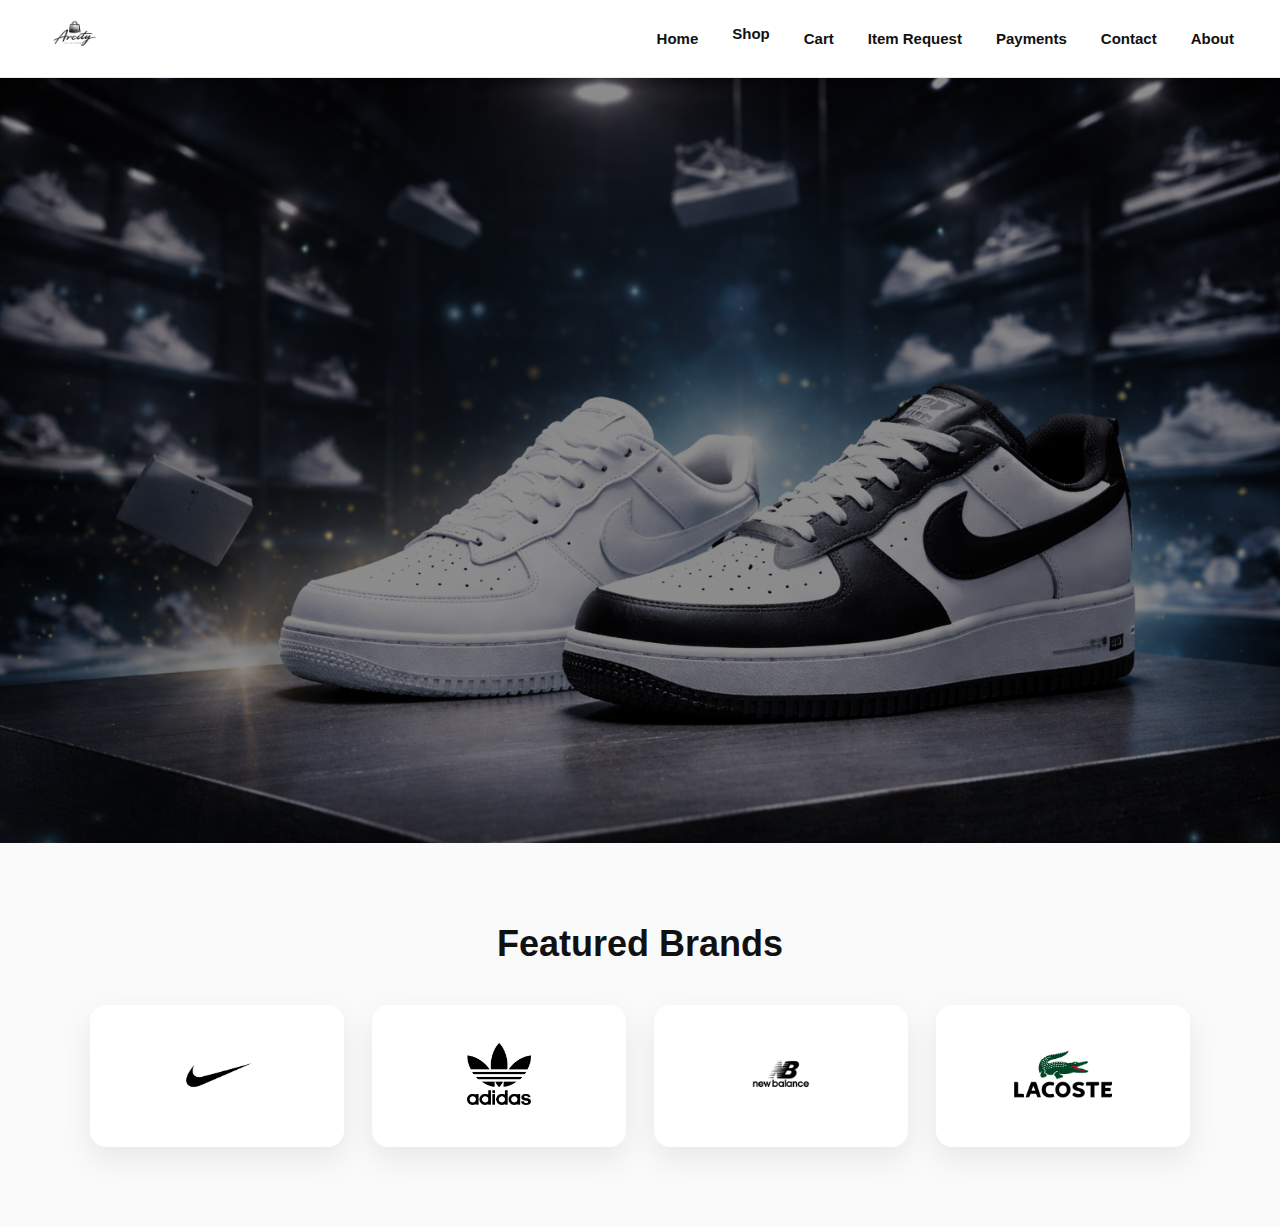
<file: index.html>
<!DOCTYPE html>
<html lang="en">
<head>
    <meta name="google-site-verification" content="EgiVmuwEO0PneZ5zYdfuHC01URV9ocqSWRkD7n-FSjs" />
    <meta charset="UTF-8">
    <meta name="viewport" content="width=device-width, initial-scale=1.0">
    <title>Arcity | Online Sneaker Store</title>
    <link rel="stylesheet" href="css/style.css">
</head>
<body>

<header>
    <nav class="navbar">
        <div class="logo">
            <img src="images/logo.png" alt="Arcity Logo">
        </div>

        <div class="hamburger" id="hamburger">
            <span></span>
            <span></span>
            <span></span>
        </div>

        <ul class="nav-links" id="nav-links">
            <li><a href="#">Home</a></li>

            <li class="dropdown">
                <a href="#">Shop</a>
                <ul class="dropdown-menu">
                    <li><a href="nike.html">Nike</a></li>
                    <li><a href="newbalance.html">New Balance</a></li>
                    <li><a href="adidas.html">Adidas</a></li>
                    <li><a href="lacoste.html">Lacoste</a></li>
                    <li><a href="limited.html">Limited Additions</a></li>
                </ul>
            </li>

            <li><a href="cart.html">Cart</a></li>
            <li><a href="request.html">Item Request</a></li>
            <li><a href="payments.html">Payments</a></li>
            <li><a href="contact.html">Contact</a></li>
            <li><a href="about.html">About</a></li>
        </ul>
    </nav>
</header>

<!-- HERO SECTION -->
<section class="hero">
    <div class="hero-content">
        <h1>Step Into Your Style</h1>
        <p>Premium sneakers. Clean looks. Arcity.</p>
    </div>
</section>

<!-- FEATURED BRANDS -->
<section class="brands">
    <h2>Featured Brands</h2>

    <div class="brand-grid">
        <div class="brand-card">
            <img src="images/nike.jpg" alt="Nike">
        </div>

        <div class="brand-card">
            <img src="images/adidas.png" alt="Adidas">
        </div>

        <div class="brand-card">
            <img src="images/newbalance (1).png" alt="New Balance">
        </div>

        <div class="brand-card">
            <img src="images/lacoste.jpg" alt="Lacoste">
        </div>
    </div>
</section>

<script src="js/main.js"></script>
</body>
</html>
</file>
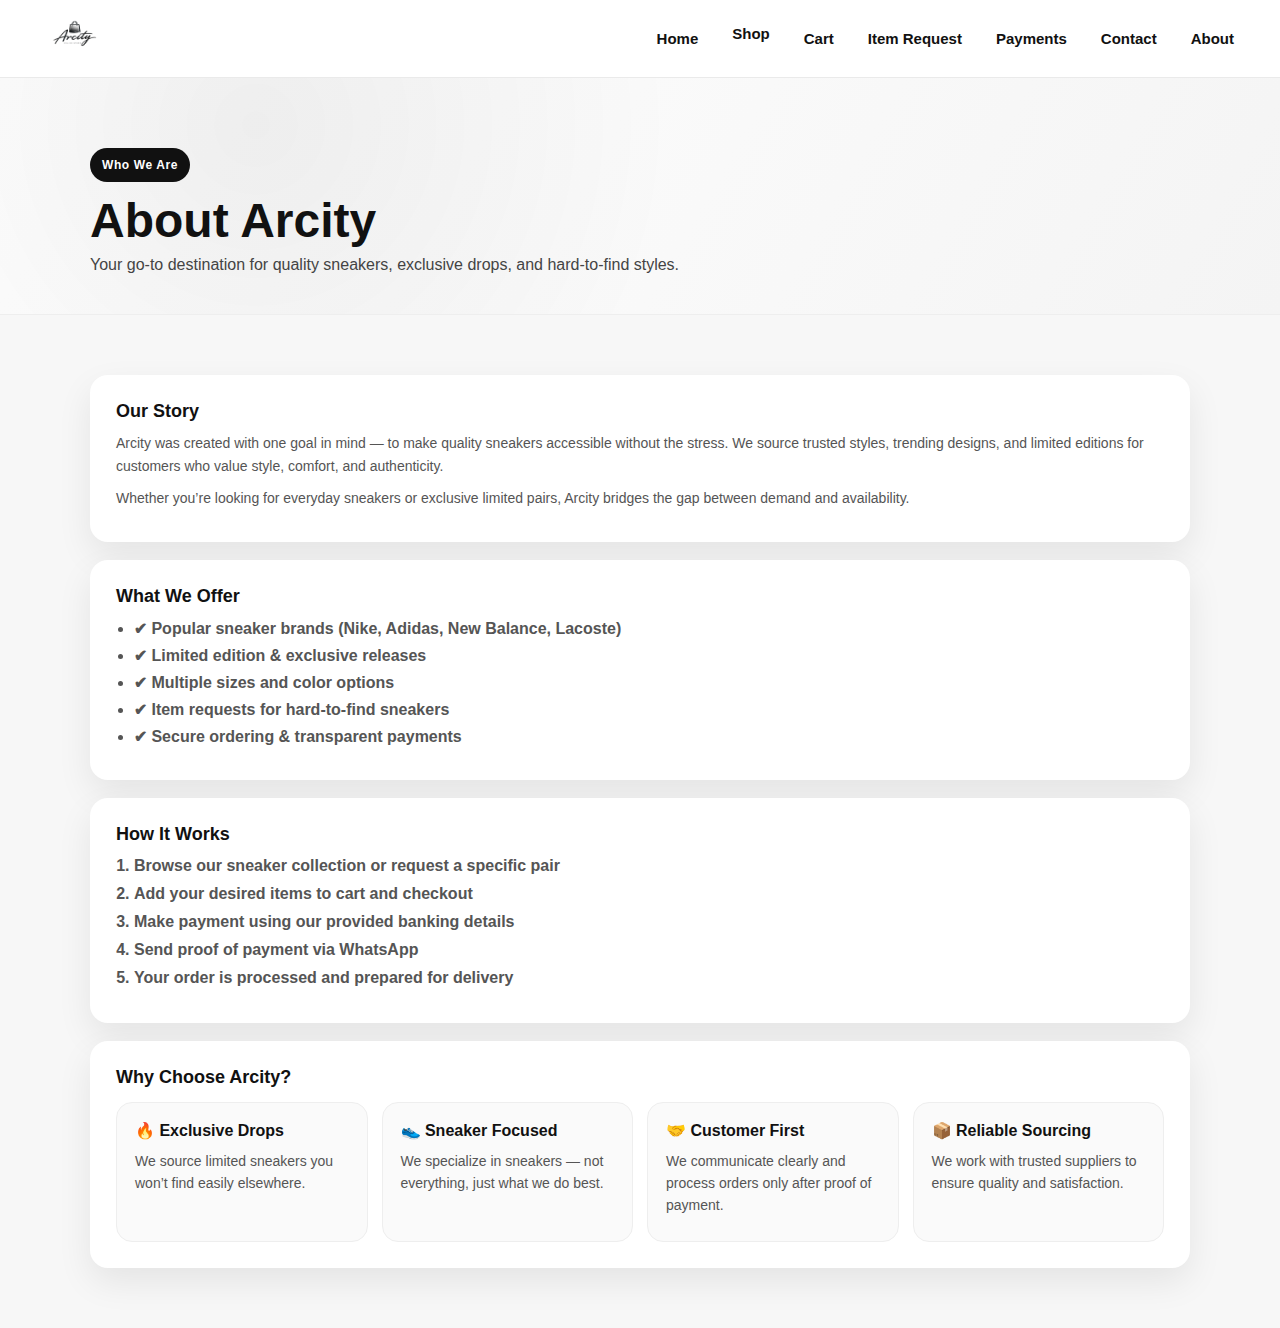
<file: about.html>
<!DOCTYPE html>
<html lang="en">
<head>
  <meta charset="UTF-8" />
  <meta name="viewport" content="width=device-width, initial-scale=1.0" />
  <title>About Us | Arcity</title>
  <link rel="stylesheet" href="css/style.css" />
</head>
<body>

<header>
  <nav class="navbar">
    <div class="logo">
      <img src="images/logo.png" alt="Arcity Logo" />
    </div>

    <div class="hamburger" id="hamburger">
      <span></span><span></span><span></span>
    </div>

    <ul class="nav-links" id="nav-links">
      <li><a href="index.html">Home</a></li>

      <li class="dropdown">
        <a href="#">Shop</a>
        <ul class="dropdown-menu">
          <li><a href="nike.html">Nike</a></li>
          <li><a href="newbalance.html">New Balance</a></li>
          <li><a href="lacoste.html">Lacoste</a></li>
          <li><a href="adidas.html">Adidas</a></li>
          <li><a href="Extras.html">Extras</a></li> 
          <li><a href="limited.html">Limited Editions</a></li>
        </ul>
      </li>

      <li><a href="cart.html">Cart <span id="cart-count" style="font-weight:800;"></span></a></li>
      <li><a href="request.html">Item Request</a></li>
      <li><a href="payments.html">Payments</a></li>
      <li><a href="contact.html">Contact</a></li>
      <li><a class="active-link" href="about.html">About</a></li>
    </ul>
  </nav>
</header>

<!-- HERO -->
<section class="about-hero">
  <div class="about-hero-inner">
    <span class="about-chip">Who We Are</span>
    <h1>About Arcity</h1>
    <p>
      Your go-to destination for quality sneakers, exclusive drops, and hard-to-find styles.
    </p>
  </div>
</section>

<section class="shop-page">
  <div class="about-wrap">

    <!-- STORY -->
    <div class="product-card about-card">
      <h2>Our Story</h2>
      <p>
        Arcity was created with one goal in mind — to make quality sneakers accessible without the stress.
        We source trusted styles, trending designs, and limited editions for customers who value style,
        comfort, and authenticity.
      </p>
      <p>
        Whether you’re looking for everyday sneakers or exclusive limited pairs, Arcity bridges the gap
        between demand and availability.
      </p>
    </div>

    <!-- WHAT WE OFFER -->
    <div class="product-card about-card">
      <h2>What We Offer</h2>
      <ul class="about-list">
        <li>✔ Popular sneaker brands (Nike, Adidas, New Balance, Lacoste)</li>
        <li>✔ Limited edition & exclusive releases</li>
        <li>✔ Multiple sizes and color options</li>
        <li>✔ Item requests for hard-to-find sneakers</li>
        <li>✔ Secure ordering & transparent payments</li>
      </ul>
    </div>

    <!-- HOW IT WORKS -->
    <div class="product-card about-card">
      <h2>How It Works</h2>
      <ol class="about-steps">
        <li>Browse our sneaker collection or request a specific pair</li>
        <li>Add your desired items to cart and checkout</li>
        <li>Make payment using our provided banking details</li>
        <li>Send proof of payment via WhatsApp</li>
        <li>Your order is processed and prepared for delivery</li>
      </ol>
    </div>

    <!-- WHY CHOOSE US -->
    <div class="product-card about-card">
      <h2>Why Choose Arcity?</h2>
      <div class="about-grid">
        <div class="about-box">
          <h3>🔥 Exclusive Drops</h3>
          <p>We source limited sneakers you won’t find easily elsewhere.</p>
        </div>

        <div class="about-box">
          <h3>👟 Sneaker Focused</h3>
          <p>We specialize in sneakers — not everything, just what we do best.</p>
        </div>

        <div class="about-box">
          <h3>🤝 Customer First</h3>
          <p>We communicate clearly and process orders only after proof of payment.</p>
        </div>

        <div class="about-box">
          <h3>📦 Reliable Sourcing</h3>
          <p>We work with trusted suppliers to ensure quality and satisfaction.</p>
        </div>
      </div>
    </div>

  </div>
</section>

<script src="js/main.js"></script>
<script src="js/cart.js"></script>
</body>
</html>
</file>
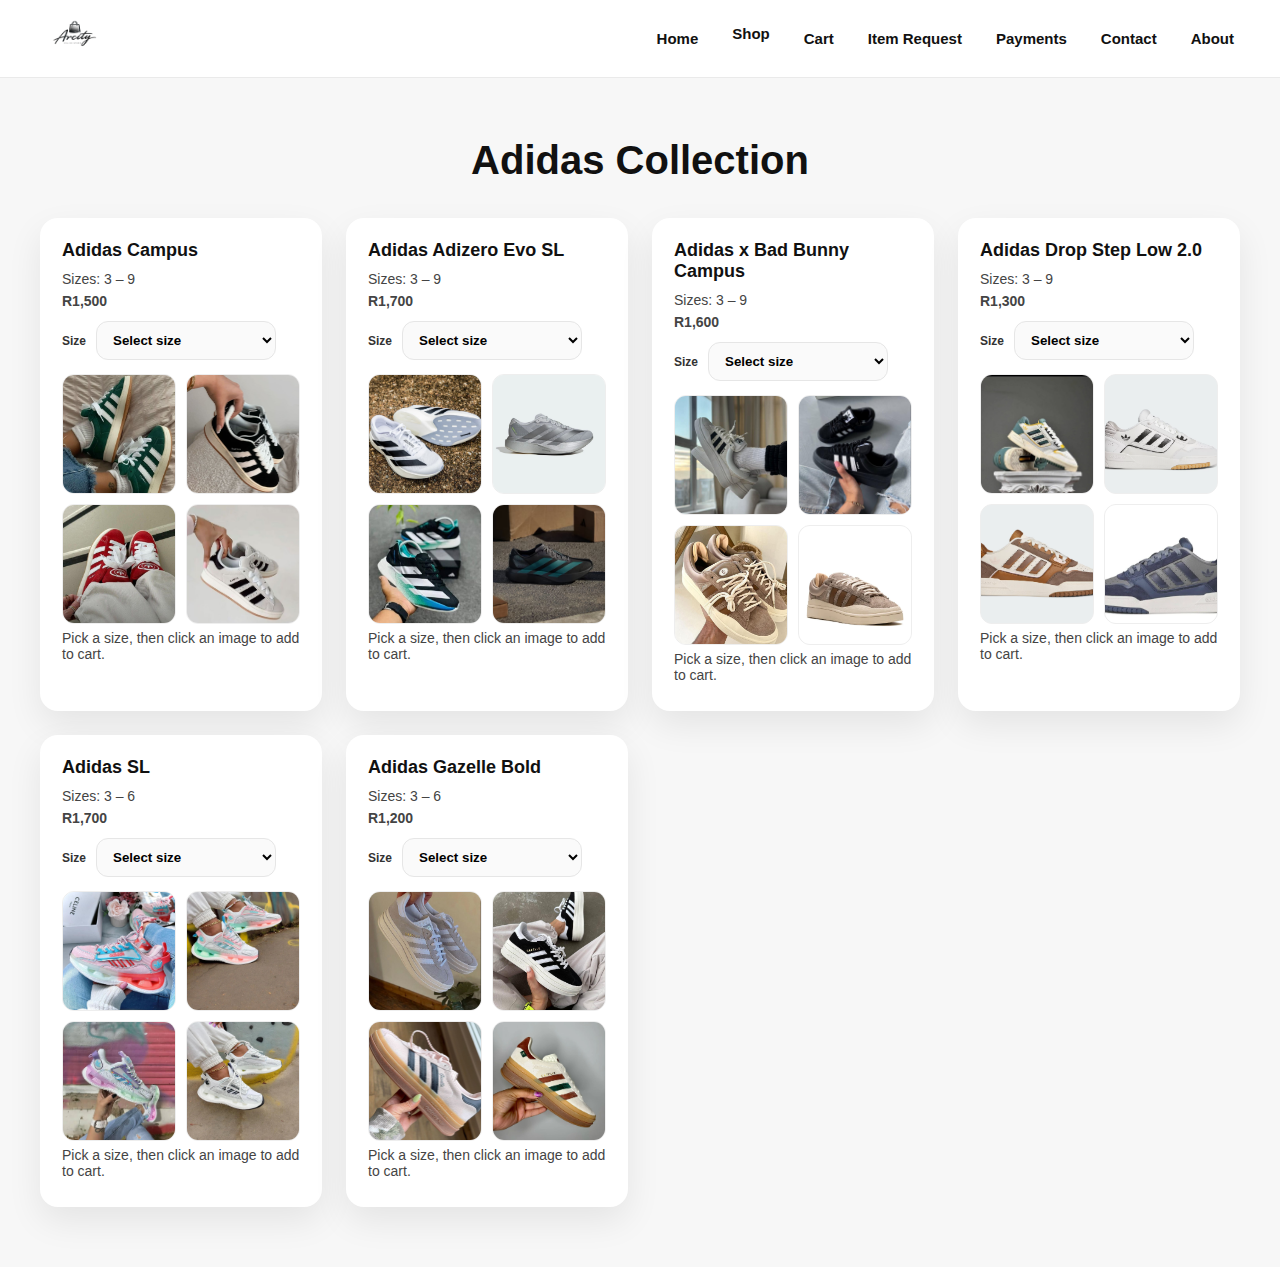
<file: adidas.html>
<!DOCTYPE html>
<html lang="en">
<head>
  <meta charset="UTF-8" />
  <meta name="viewport" content="width=device-width, initial-scale=1.0" />
  <title>Adidas Collection | Arcity</title>
  <link rel="stylesheet" href="css/style.css" />
</head>
<body>

<header>
  <nav class="navbar">
    <div class="logo">
      <img src="images/logo.png" alt="Arcity Logo" />
    </div>

    <div class="hamburger" id="hamburger">
      <span></span><span></span><span></span>
    </div>

    <ul class="nav-links" id="nav-links">
      <li><a href="index.html">Home</a></li>

      <li class="dropdown">
        <a href="#">Shop</a>
        <ul class="dropdown-menu">
          <li><a href="nike.html">Nike</a></li>
          <li><a href="newbalance.html">New Balance</a></li>
          <li><a href="adidas.html">Adidas</a></li>
          <li><a href="lacoste.html">Lacoste</a></li>
          <li><a href="Extras.html">Extras</a></li>
          <li><a href="limited.html">Limited Additions</a></li>
        </ul>
      </li>

      <li><a href="cart.html">Cart <span id="cart-count" style="font-weight:800;"></span></a></li>
      <li><a href="request.html">Item Request</a></li>
      <li><a href="payments.html">Payments</a></li>
      <li><a href="contact.html">Contact</a></li>
      <li><a href="about.html">About</a></li>
    </ul>
  </nav>
</header>

<section class="shop-page">
  <h1>Adidas Collection</h1>

  <div class="product-grid">

    <!-- Adidas Campus -->
    <div class="product-card">
      <h2>Adidas Campus</h2>
      <p>Sizes: 3 – 9</p>
      <p class="price">R1,500</p>

      <div class="pickers">
        <label>Size</label>
        <select class="size-select">
          <option value="">Select size</option>
          <option>3</option><option>4</option><option>5</option><option>6</option><option>7</option><option>8</option><option>9</option>
        </select>
      </div>

      <div class="product-images"
        data-id="adidas-campus"
        data-name="Adidas Campus"
        data-price="1500">
        <img src="images/Adidas Camopus/campus (1).jpeg" data-img="images/Adidas Camopus/campus (1).jpeg" alt="Adidas Campus 1">
        <img src="images/Adidas Camopus/campus (2).jpeg" data-img="images/Adidas Camopus/campus (2).jpeg" alt="Adidas Campus 2">
        <img src="images/Adidas Camopus/campus (3).jpeg" data-img="images/Adidas Camopus/campus (3).jpeg" alt="Adidas Campus 3">
        <img src="images/Adidas Camopus/campus (4).jpeg" data-img="images/Adidas Camopus/campus (4).jpeg" alt="Adidas Campus 4">
      </div>

      <p class="hint">Pick a size, then click an image to add to cart.</p>
    </div>

    <!-- Adidas Adizero Evo SL -->
    <div class="product-card">
      <h2>Adidas Adizero Evo SL</h2>
      <p>Sizes: 3 – 9</p>
      <p class="price">R1,700</p>

      <div class="pickers">
        <label>Size</label>
        <select class="size-select">
          <option value="">Select size</option>
          <option>3</option><option>4</option><option>5</option><option>6</option><option>7</option><option>8</option><option>9</option>
        </select>
      </div>

      <div class="product-images"
        data-id="adizero-evo-sl"
        data-name="Adidas Adizero Evo SL"
        data-price="1700">
        <img src="images/Adidas Adizero Evo SL/EVO (1).jpeg" data-img="images/Adidas Adizero Evo SL/EVO (1).jpeg" alt="Adizero Evo SL 1">
        <img src="images/Adidas Adizero Evo SL/EVO (2).jpeg" data-img="images/Adidas Adizero Evo SL/EVO (2).jpeg" alt="Adizero Evo SL 2">
        <img src="images/Adidas Adizero Evo SL/EVO (3).jpeg" data-img="images/Adidas Adizero Evo SL/EVO (3).jpeg" alt="Adizero Evo SL 3">
        <img src="images/Adidas Adizero Evo SL/EVO (4).jpeg" data-img="images/Adidas Adizero Evo SL/EVO (4).jpeg" alt="Adizero Evo SL 4">
      </div>

      <p class="hint">Pick a size, then click an image to add to cart.</p>
    </div>

    <!-- Adidas x Bad Bunny Campus -->
    <div class="product-card">
      <h2>Adidas x Bad Bunny Campus</h2>
      <p>Sizes: 3 – 9</p>
      <p class="price">R1,600</p>

      <div class="pickers">
        <label>Size</label>
        <select class="size-select">
          <option value="">Select size</option>
          <option>3</option><option>4</option><option>5</option><option>6</option><option>7</option><option>8</option><option>9</option>
        </select>
      </div>

      <div class="product-images"
        data-id="bad-bunny-campus"
        data-name="Adidas x Bad Bunny Campus"
        data-price="1600">
        <img src="images/Adidus Bad Bubby campus/Bunny (1).jpeg" data-img="images/Adidus Bad Bubby campus/Bunny (1).jpeg" alt="Bad Bunny Campus 1">
        <img src="images/Adidus Bad Bubby campus/Bunny (2).jpeg" data-img="images/Adidus Bad Bubby campus/Bunny (2).jpeg" alt="Bad Bunny Campus 2">
        <img src="images/Adidus Bad Bubby campus/Bunny (3).jpeg" data-img="images/Adidus Bad Bubby campus/Bunny (3).jpeg" alt="Bad Bunny Campus 3">
        <img src="images/Adidus Bad Bubby campus/Bunny (1).png" data-img="images/Adidus Bad Bubby campus/Bunny (1).png" alt="Bad Bunny Campus 4">
      </div>

      <p class="hint">Pick a size, then click an image to add to cart.</p>
    </div>

    <!-- Adidas Originals Drop Step Low 2.0 -->
    <div class="product-card">
      <h2>Adidas Drop Step Low 2.0</h2>
      <p>Sizes: 3 – 9</p>
      <p class="price">R1,300</p>

      <div class="pickers">
        <label>Size</label>
        <select class="size-select">
          <option value="">Select size</option>
          <option>3</option><option>4</option><option>5</option><option>6</option><option>7</option><option>8</option><option>9</option>
        </select>
      </div>

      <div class="product-images"
        data-id="drop-step-low-2"
        data-name="Adidas Drop Step Low 2.0"
        data-price="1300">
        <img src="images/Adidas Originals Drop step Low 2.0/DROP (1).jpeg" data-img="images/Adidas Originals Drop step Low 2.0/DROP (1).jpeg" alt="Drop Step Low 1">
        <img src="images/Adidas Originals Drop step Low 2.0/DROP (2).png" data-img="images/Adidas Originals Drop step Low 2.0/DROP (2).png" alt="Drop Step Low 2">
        <img src="images/Adidas Originals Drop step Low 2.0/DROP (3).png" data-img="images/Adidas Originals Drop step Low 2.0/DROP (3).png" alt="Drop Step Low 3">
        <img src="images/Adidas Originals Drop step Low 2.0/DROP (1).png" data-img="images/Adidas Originals Drop step Low 2.0/DROP (1).png" alt="Drop Step Low 4">
      </div>

      <p class="hint">Pick a size, then click an image to add to cart.</p>
    </div>

    <!-- Adidas SL -->
    <div class="product-card">
      <h2>Adidas SL</h2>
      <p>Sizes: 3 – 6</p>
      <p class="price">R1,700</p>

      <div class="pickers">
        <label>Size</label>
        <select class="size-select">
          <option value="">Select size</option>
          <option>3</option><option>4</option><option>5</option><option>6</option>
        </select>
      </div>

      <div class="product-images"
        data-id="adidas-sl"
        data-name="Adidas SL"
        data-price="1700">
        <img src="images/Adidas SL/SL (1).jpeg" data-img="images/Adidas SL/SL (1).jpeg" alt="Adidas SL 1">
        <img src="images/Adidas SL/SL (2).jpeg" data-img="images/Adidas SL/SL (2).jpeg" alt="Adidas SL 2">
        <img src="images/Adidas SL/SL (3).jpeg" data-img="images/Adidas SL/SL (3).jpeg" alt="Adidas SL 3">
        <img src="images/Adidas SL/SL (4).jpeg" data-img="images/Adidas SL/SL (4).jpeg" alt="Adidas SL 4">
      </div>

      <p class="hint">Pick a size, then click an image to add to cart.</p>
    </div>

    <!-- Adidas Gazelle Bold -->
    <div class="product-card">
      <h2>Adidas Gazelle Bold</h2>
      <p>Sizes: 3 – 6</p>
      <p class="price">R1,200</p>

      <div class="pickers">
        <label>Size</label>
        <select class="size-select">
          <option value="">Select size</option>
          <option>3</option><option>4</option><option>5</option><option>6</option>
        </select>
      </div>

      <div class="product-images"
        data-id="gazelle-bold"
        data-name="Adidas Gazelle Bold"
        data-price="1200">
        <img src="images/Adidas Gazelle Bold/Bold (1).jpeg" data-img="images/Adidas Gazelle Bold/Bold (1).jpeg" alt="Gazelle Bold 1">
        <img src="images/Adidas Gazelle Bold/Bold (2).jpeg" data-img="images/Adidas Gazelle Bold/Bold (2).jpeg" alt="Gazelle Bold 2">
        <img src="images/Adidas Gazelle Bold/Bold (3).jpeg" data-img="images/Adidas Gazelle Bold/Bold (3).jpeg" alt="Gazelle Bold 3">
        <img src="images/Adidas Gazelle Bold/Bold (4).jpeg" data-img="images/Adidas Gazelle Bold/Bold (4).jpeg" alt="Gazelle Bold 4">
      </div>

      <p class="hint">Pick a size, then click an image to add to cart.</p>
    </div>

  </div>
</section>

<script src="js/main.js"></script>
<script src="js/cart.js"></script>
</body>
</html>
</file>
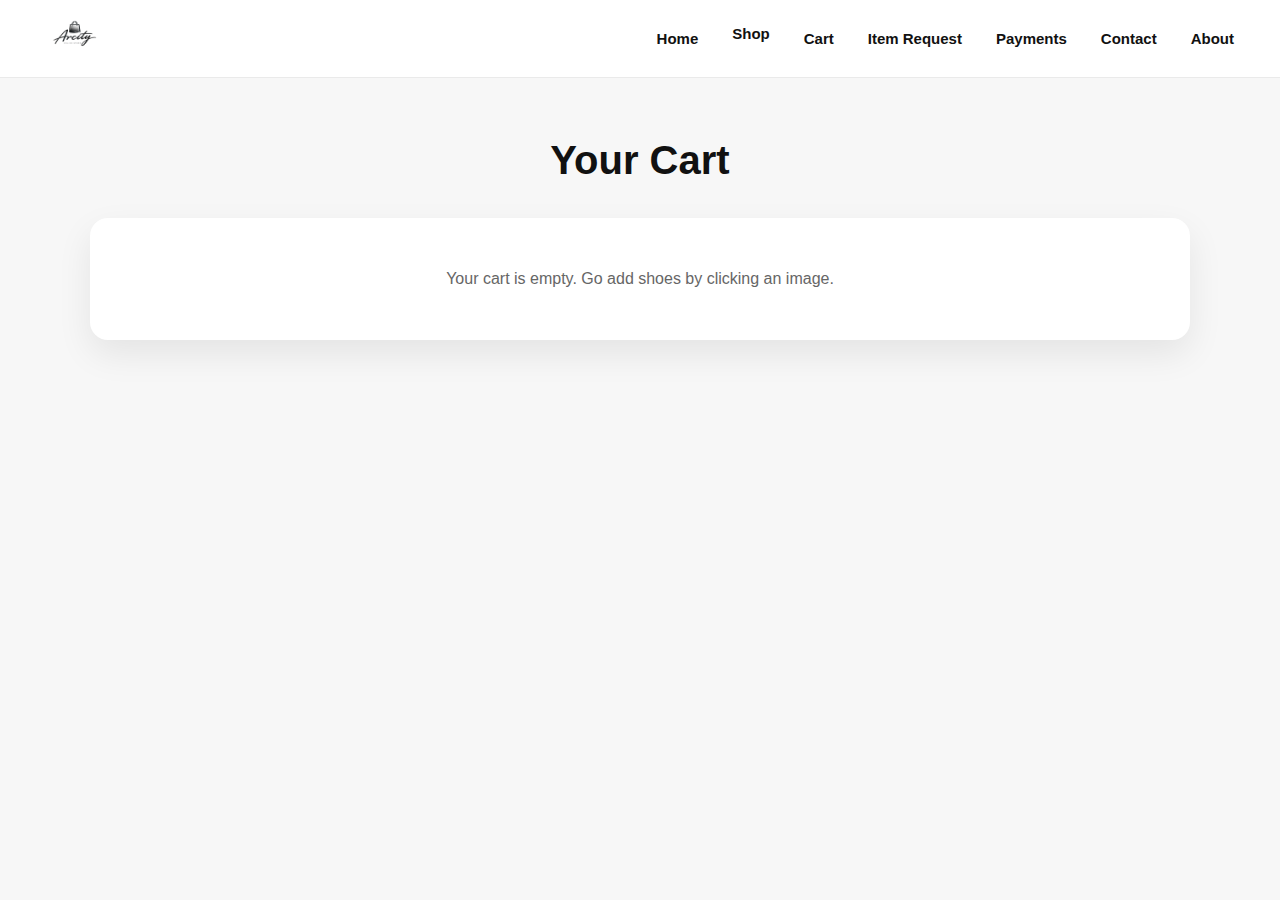
<file: cart.html>
<!DOCTYPE html>
<html lang="en">
<head>
  <meta charset="UTF-8" />
  <meta name="viewport" content="width=device-width, initial-scale=1.0" />
  <title>Your Cart | Arcity</title>
  <link rel="stylesheet" href="css/style.css" />
</head>
<body>

<header>
  <nav class="navbar">
    <div class="logo">
      <img src="images/logo.png" alt="Arcity Logo" />
    </div>

    <div class="hamburger" id="hamburger">
      <span></span><span></span><span></span>
    </div>

    <ul class="nav-links" id="nav-links">
      <li><a href="index.html">Home</a></li>

      <li class="dropdown">
        <a href="#">Shop</a>
        <ul class="dropdown-menu">
          <li><a href="nike.html">Nike</a></li>
          <li><a href="newbalance.html">New Balance</a></li>
          <li><a href="lacoste.html">Lacoste</a></li>
          <li><a href="adidas.html">Adidas</a></li>
          <li><a href="Extras.html">Extras</a></li>
          <li><a href="limited.html">Limited Editions</a></li>
        </ul>
      </li>

      <li>
        <a href="cart.html">
          Cart <span id="cart-count" style="font-weight:800;"></span>
        </a>
      </li>

      <li><a href="request.html">Item Request</a></li>
      <li><a href="payments.html">Payments</a></li>
      <li><a href="contact.html">Contact</a></li>
     <li><a href="about.html">About</a></li>
    </ul>
  </nav>
</header>

<section class="shop-page">
  <h1>Your Cart</h1>

  <div class="product-card" style="max-width:1100px;margin:0 auto;">
    <div id="cart-items"></div>

    <div id="cart-empty" style="display:none;text-align:center;padding:30px;color:#666;">
      Your cart is empty. Go add shoes by clicking an image.
    </div>

    <div id="cart-summary"
      style="margin-top:20px;display:flex;justify-content:space-between;align-items:center;flex-wrap:wrap;gap:12px;">
      <div id="cart-total" style="font-size:20px;font-weight:900;"></div>

      <div style="display:flex;gap:10px;flex-wrap:wrap;">
        <button id="clear-cart" class="add-to-cart" style="width:auto;background:#fff;color:#111;border:1px solid #ddd;">
          Clear Cart
        </button>

        <a href="checkout.html" class="add-to-cart" style="width:auto;text-decoration:none;text-align:center;">
          Proceed to Checkout
        </a>
      </div>
    </div>
  </div>
</section>

<script src="js/main.js"></script>
<script src="js/cart.js"></script>

<script>
  (function () {
    // Use same key as cart.js (do NOT redeclare CART_KEY)
    const CART_STORAGE_KEY = (typeof CART_KEY !== "undefined") ? CART_KEY : "arcity_cart_v1";

    function getCart() {
      try {
        return JSON.parse(localStorage.getItem(CART_STORAGE_KEY)) || [];
      } catch {
        return [];
      }
    }

    function saveCart(cart) {
      localStorage.setItem(CART_STORAGE_KEY, JSON.stringify(cart));
      // update navbar count if cart.js exposes updateCartCount
      if (typeof updateCartCount === "function") updateCartCount();
    }

    function formatMoney(n) {
      return "R" + Number(n).toLocaleString("en-ZA");
    }

    function renderCart() {
      const cart = getCart();
      const itemsEl = document.getElementById("cart-items");
      const emptyEl = document.getElementById("cart-empty");
      const totalEl = document.getElementById("cart-total");
      const summaryEl = document.getElementById("cart-summary");

      if (!itemsEl || !emptyEl || !totalEl || !summaryEl) return;

      if (cart.length === 0) {
        itemsEl.innerHTML = "";
        emptyEl.style.display = "block";
        summaryEl.style.display = "none";
        return;
      }

      emptyEl.style.display = "none";
      summaryEl.style.display = "flex";

      let total = 0;

      itemsEl.innerHTML = cart.map((item, index) => {
        const price = Number(item.price || 0);
        const qty = Number(item.qty || 1);
        const size = item.size || "N/A";
        const img = item.img || "images/placeholder.png";

        const subtotal = price * qty;
        total += subtotal;

        return `
          <div style="
            display:flex;
            gap:14px;
            align-items:center;
            padding:14px 0;
            border-bottom:1px solid #eee;
            flex-wrap:wrap;
          ">
            <img src="${img}" alt="${item.name || "Item"}"
                 style="width:90px;height:90px;object-fit:cover;border-radius:14px;border:1px solid #eee;">

            <div style="flex:1;min-width:220px;">
              <div style="font-weight:900;">${item.name || "Item"}</div>
              <div style="color:#555;font-size:13px;">Size: ${size}</div>
              <div style="color:#555;font-size:13px;">${formatMoney(price)} each</div>
            </div>

            <div style="display:flex;align-items:center;gap:8px;">
              <button data-action="dec" data-index="${index}"
                      style="padding:6px 10px;border-radius:10px;border:1px solid #ddd;background:#f5f5f5;font-weight:900;">
                −
              </button>

              <span style="min-width:22px;text-align:center;font-weight:900;">
                ${qty}
              </span>

              <button data-action="inc" data-index="${index}"
                      style="padding:6px 10px;border-radius:10px;border:1px solid #ddd;background:#f5f5f5;font-weight:900;">
                +
              </button>
            </div>

            <div style="font-weight:900;min-width:110px;text-align:right;">
              ${formatMoney(subtotal)}
            </div>

            <button data-action="remove" data-index="${index}"
                    style="border:none;background:none;color:#c00;font-weight:900;cursor:pointer;">
              Remove
            </button>
          </div>
        `;
      }).join("");

      totalEl.textContent = `Total: ${formatMoney(total)}`;
    }

    // Event delegation for + / - / remove
    document.addEventListener("click", (e) => {
      const btn = e.target.closest("button[data-action]");
      if (!btn) return;

      const action = btn.dataset.action;
      const index = Number(btn.dataset.index);
      const cart = getCart();

      if (!cart[index]) return;

      if (action === "inc") cart[index].qty = (Number(cart[index].qty) || 1) + 1;

      if (action === "dec") {
        cart[index].qty = (Number(cart[index].qty) || 1) - 1;
        if (cart[index].qty <= 0) cart.splice(index, 1);
      }

      if (action === "remove") cart.splice(index, 1);

      saveCart(cart);
      renderCart();
    });

    // Clear cart button
    document.getElementById("clear-cart").addEventListener("click", () => {
      saveCart([]);
      renderCart();
    });

    renderCart();
  })();
</script>

</body>
</html>
</file>
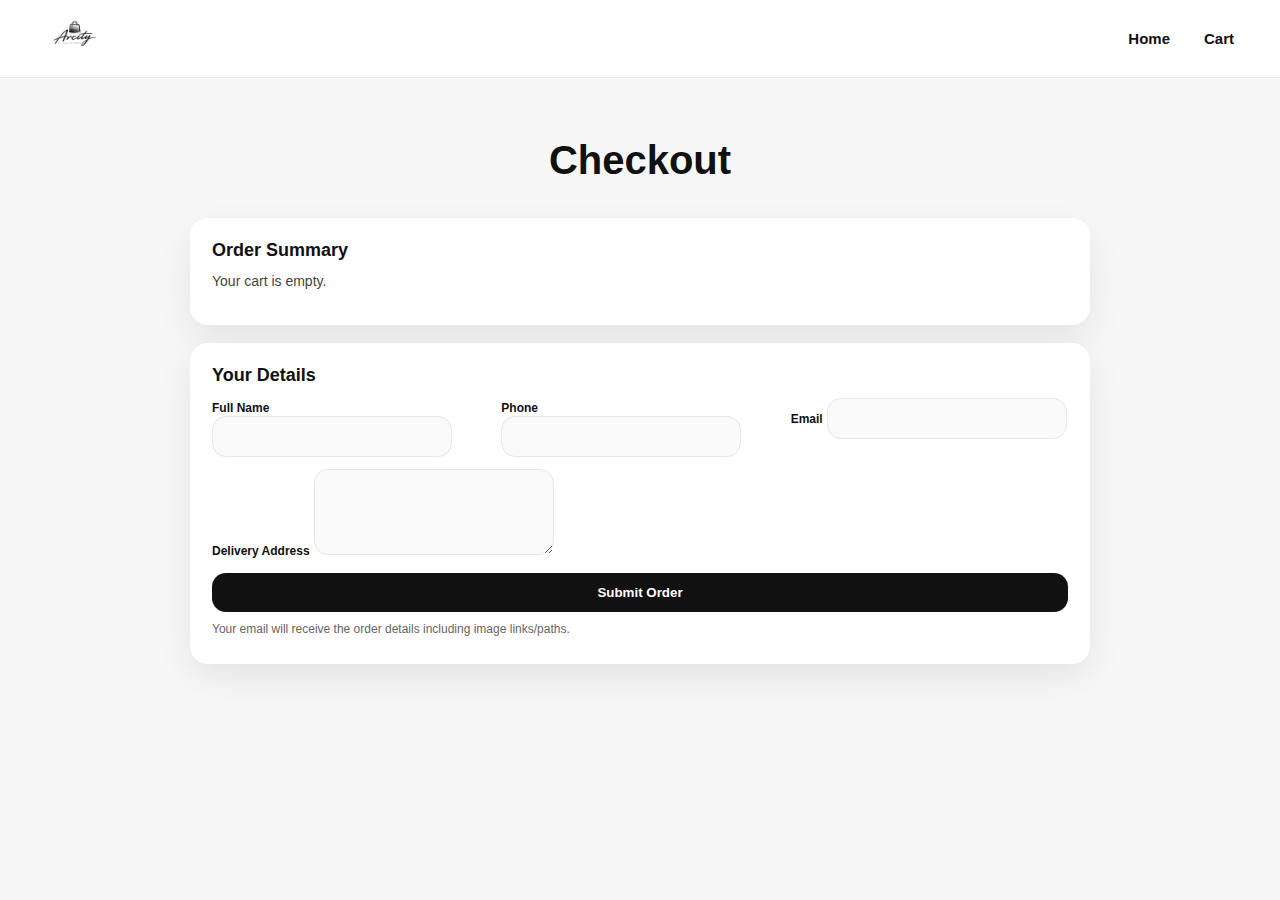
<file: checkout.html>
<!DOCTYPE html>
<html lang="en">
<head>
  <meta charset="UTF-8" />
  <meta name="viewport" content="width=device-width, initial-scale=1.0" />
  <title>Checkout | Arcity</title>
  <link rel="stylesheet" href="css/style.css" />
</head>
<body>

<header>
  <nav class="navbar">
    <div class="logo">
      <img src="images/logo.png" alt="Arcity Logo" />
    </div>
    <ul class="nav-links">
      <li><a href="index.html">Home</a></li>
      <li><a href="cart.html">Cart <span id="cart-count" style="font-weight:800;"></span></a></li>
    </ul>
  </nav>
</header>

<section class="shop-page">
  <h1>Checkout</h1>

  <div class="product-card" style="max-width:900px;margin:0 auto;">
    <h2>Order Summary</h2>
    <div id="order-summary" style="margin-top:12px;"></div>
    <div id="order-total" style="margin-top:14px;font-weight:900;"></div>
  </div>

  <div class="product-card" style="max-width:900px;margin:18px auto;">
    <h2>Your Details</h2>

    <!-- ✅ REPLACE the action URL with your Formspree endpoint -->
    <form id="order-form" action="https://formspree.io/f/xnjvpknj" method="POST">

      <div style="display:grid;grid-template-columns:repeat(auto-fit,minmax(220px,1fr));gap:12px;margin-top:12px;">
        <div>
          <label style="font-weight:800;font-size:12px;">Full Name</label>
          <input name="name" required class="limited-search" style="color:#111;background:#fafafa;border:1px solid #e6e6e6;" />
        </div>

        <div>
          <label style="font-weight:800;font-size:12px;">Phone</label>
          <input name="phone" required class="limited-search" style="color:#111;background:#fafafa;border:1px solid #e6e6e6;" />
        </div>

        <div>
          <label style="font-weight:800;font-size:12px;">Email</label>
          <input name="email" type="email" required class="limited-search" style="color:#111;background:#fafafa;border:1px solid #e6e6e6;" />
        </div>
      </div>

      <div style="margin-top:12px;">
        <label style="font-weight:800;font-size:12px;">Delivery Address</label>
        <textarea name="address" required rows="4" class="limited-search"
          style="color:#111;background:#fafafa;border:1px solid #e6e6e6;resize:vertical;"></textarea>
      </div>

      <!-- Hidden fields (we fill these using JS) -->
      <input type="hidden" name="order_text" id="order_text" />
      <input type="hidden" name="order_json" id="order_json" />
      <input type="hidden" name="order_html" id="order_html" />

      <button class="add-to-cart" type="submit" style="margin-top:14px;">
        Submit Order
      </button>

      <p style="margin-top:10px;color:#666;font-size:12px;">
        Your email will receive the order details including image links/paths.
      </p>
    </form>
  </div>
</section>

<script src="js/cart.js"></script>
  <script>
  // === Arcity checkout image URL fix ===
  const CART_STORAGE_KEY = "arcity_cart_v1";
  const SITE_BASE_URL = "https://arcityonlineshopping.github.io/arcity";

  function getCart() {
    try {
      return JSON.parse(localStorage.getItem(CART_STORAGE_KEY)) || [];
    } catch {
      return [];
    }
  }

  function formatMoney(n) {
    return "R" + Number(n).toLocaleString("en-ZA");
  }

  function makeImageUrl(path) {
    if (!path) return "";
    if (path.startsWith("http")) return path;
    if (path.startsWith("/")) return SITE_BASE_URL + path;
    return SITE_BASE_URL + "/" + path;
  }

  function renderCheckout() {
    const cart = getCart();
    const summary = document.getElementById("order-summary");
    const totalEl = document.getElementById("order-total");
    const orderText = document.getElementById("order_text");
    const orderJson = document.getElementById("order_json");

    if (!cart.length) {
      summary.innerHTML = "<p>Your cart is empty.</p>";
      orderText.value = "Cart empty";
      orderJson.value = "{}";
      return;
    }

    let total = 0;

    summary.innerHTML = cart.map(item => {
      const imgURL = makeImageUrl(item.img);
      const subtotal = item.price * item.qty;
      total += subtotal;

      return `
        <div style="display:flex;gap:12px;padding:10px 0;border-bottom:1px solid #eee;">
          <img src="${imgURL}" style="width:60px;height:60px;border-radius:10px;object-fit:cover;">
          <div>
            <strong>${item.name}</strong><br>
            Size: ${item.size}<br>
            Qty: ${item.qty}<br>
            Image: ${imgURL}
          </div>
          <div style="margin-left:auto;font-weight:900;">
            ${formatMoney(subtotal)}
          </div>
        </div>
      `;
    }).join("");

    totalEl.textContent = "Total: " + formatMoney(total);

    const textLines = cart.map((item, i) => {
      return `Item ${i + 1}: ${item.name}
Size: ${item.size}
Qty: ${item.qty}
Price: ${formatMoney(item.price)}
Image: ${makeImageUrl(item.img)}`;
    });

    orderText.value =
      "ARCITY ORDER\n\n" +
      textLines.join("\n\n") +
      "\n\nTOTAL: " + formatMoney(total);

    orderJson.value = JSON.stringify({
      items: cart.map(item => ({
        ...item,
        img: makeImageUrl(item.img)
      })),
      total
    }, null, 2);
  }

  window.addEventListener("DOMContentLoaded", renderCheckout);
</script>

<script src="js/checkout.js"></script>
</body>
</html>
</file>
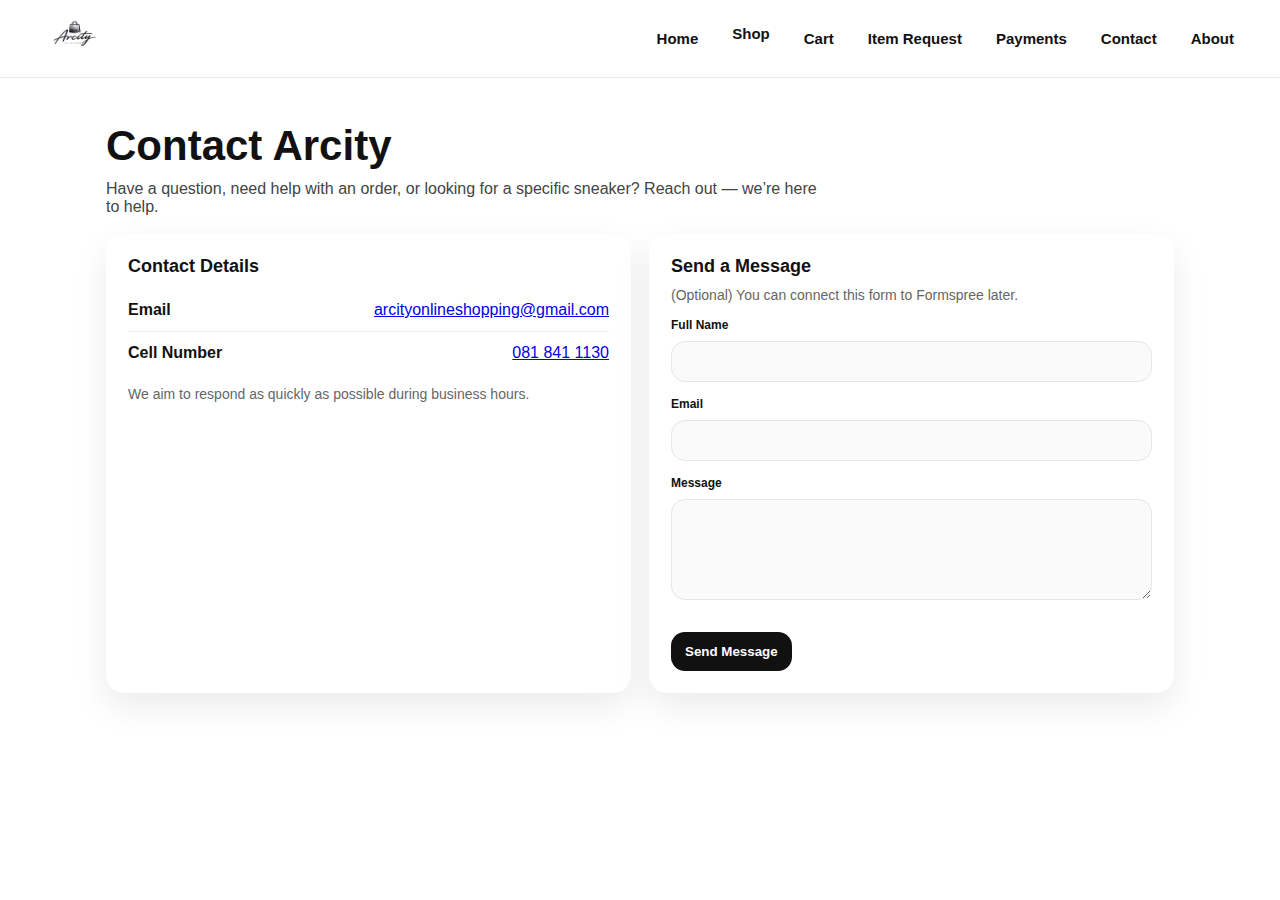
<file: contact.html>
<!DOCTYPE html>
<html lang="en">
<head>
  <meta charset="UTF-8" />
  <meta name="viewport" content="width=device-width, initial-scale=1.0" />
  <title>Contact Us | Arcity</title>
  <link rel="stylesheet" href="css/style.css" />

  <!-- Fallback: if CSS breaks, page still visible -->
  <style>
    body { background:#fff; color:#111; }
    .fallback-wrap { max-width:1100px; margin:0 auto; padding:24px 16px; }
  </style>
</head>
<body>

<header>
  <nav class="navbar">
    <div class="logo">
      <img src="images/logo.png" alt="Arcity Logo" />
    </div>

    <div class="hamburger" id="hamburger">
      <span></span><span></span><span></span>
    </div>

    <ul class="nav-links" id="nav-links">
      <li><a href="index.html">Home</a></li>

      <li class="dropdown">
        <a href="#">Shop</a>
        <ul class="dropdown-menu">
          <li><a href="nike.html">Nike</a></li>
          <li><a href="newbalance.html">New Balance</a></li>
          <li><a href="lacoste.html">Lacoste</a></li>
          <li><a href="adidas.html">Adidas</a></li>
          <li><a href="Extras.html">Extras</a></li>
          <li><a href="limited.html">Limited Editions</a></li>
        </ul>
      </li>

      <li><a href="cart.html">Cart <span id="cart-count" style="font-weight:800;"></span></a></li>
      <li><a href="request.html">Item Request</a></li>
      <li><a href="payments.html">Payments</a></li>
      <li><a class="active-link" href="contact.html">Contact</a></li>
      <li><a href="about.html">About</a></li>
    </ul>
  </nav>
</header>

<section class="fallback-wrap">
  <h1 style="font-size:42px; margin:20px 0 10px;">Contact Arcity</h1>
  <p style="color:#444; max-width:720px;">
    Have a question, need help with an order, or looking for a specific sneaker?
    Reach out — we’re here to help.
  </p>

  <div style="display:grid; grid-template-columns:repeat(auto-fit,minmax(280px,1fr)); gap:18px; margin-top:18px;">
    <div class="product-card" style="padding:22px; border-radius:18px;">
      <h2>Contact Details</h2>

      <div style="margin-top:12px;">
        <div style="display:flex; justify-content:space-between; gap:12px; padding:12px 0; border-bottom:1px solid #eee;">
          <strong>Email</strong>
          <a href="mailto:arcityonlineshopping@gmail.com">arcityonlineshopping@gmail.com</a>
        </div>

        <div style="display:flex; justify-content:space-between; gap:12px; padding:12px 0;">
          <strong>Cell Number</strong>
          <a href="tel:0818411130">081 841 1130</a>
        </div>
      </div>

      <p style="margin-top:12px; color:#666; font-size:14px;">
        We aim to respond as quickly as possible during business hours.
      </p>
    </div>

    <div class="product-card" style="padding:22px; border-radius:18px;">
      <h2>Send a Message</h2>
      <p style="color:#666; margin-top:6px;">(Optional) You can connect this form to Formspree later.</p>

      <form onsubmit="event.preventDefault(); alert('To enable this form, connect it to Formspree.');" style="margin-top:12px;">
        <label style="font-weight:800; font-size:12px;">Full Name</label>
        <input required style="width:100%; padding:12px 14px; border:1px solid #e6e6e6; border-radius:14px; background:#fafafa; margin:8px 0 12px;" />

        <label style="font-weight:800; font-size:12px;">Email</label>
        <input type="email" required style="width:100%; padding:12px 14px; border:1px solid #e6e6e6; border-radius:14px; background:#fafafa; margin:8px 0 12px;" />

        <label style="font-weight:800; font-size:12px;">Message</label>
        <textarea rows="5" required style="width:100%; padding:12px 14px; border:1px solid #e6e6e6; border-radius:14px; background:#fafafa; margin:8px 0 12px;"></textarea>

        <button class="add-to-cart" type="submit" style="width:auto;">Send Message</button>
      </form>
    </div>
  </div>
</section>

<script src="js/main.js"></script>
<script src="js/cart.js"></script>
</body>
</html>
</file>
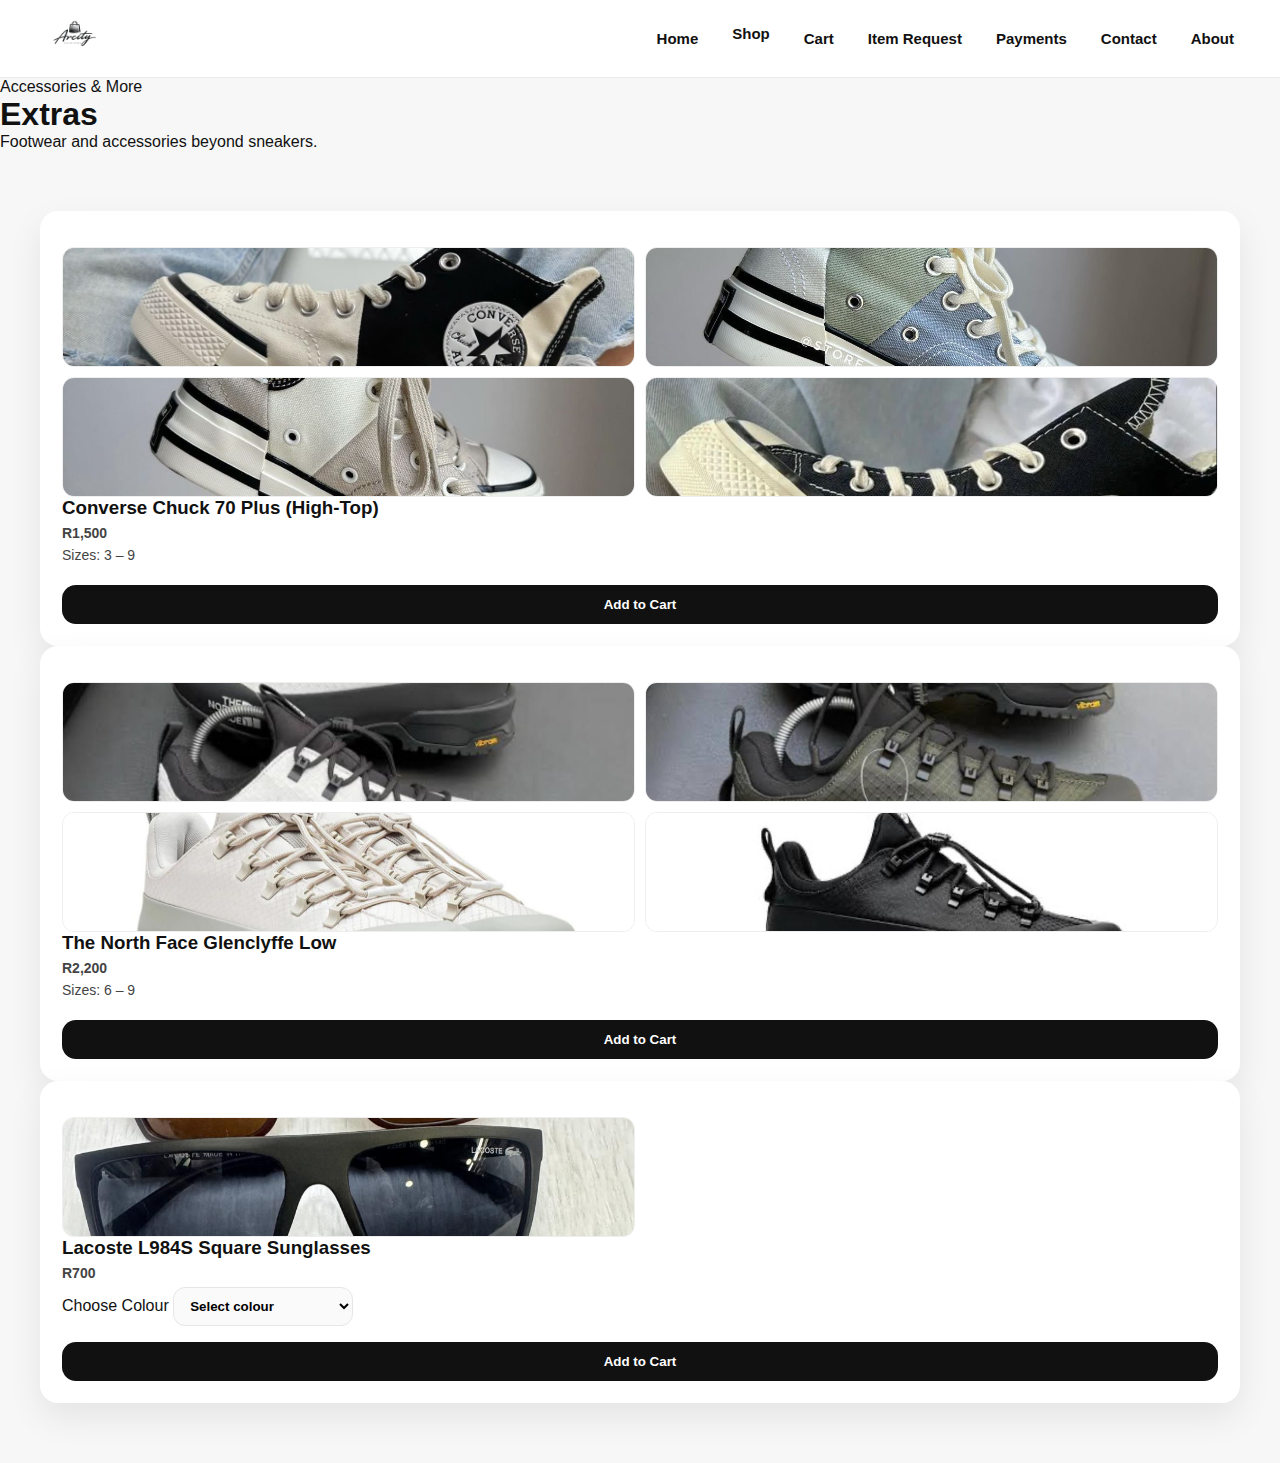
<file: extras.html>
<!DOCTYPE html>
<html lang="en">
<head>
  <meta charset="UTF-8" />
  <meta name="viewport" content="width=device-width, initial-scale=1.0" />
  <title>Extras | Arcity</title>
  <link rel="stylesheet" href="css/style.css" />
</head>
<body>

<header>
  <nav class="navbar">
    <div class="logo">
      <img src="images/logo.png" alt="Arcity Logo" />
    </div>

    <div class="hamburger" id="hamburger">
      <span></span><span></span><span></span>
    </div>

    <ul class="nav-links" id="nav-links">
      <li><a href="index.html">Home</a></li>

      <li class="dropdown">
        <a href="#">Shop</a>
        <ul class="dropdown-menu">
          <li><a href="nike.html">Nike</a></li>
          <li><a href="newbalance.html">New Balance</a></li>
          <li><a href="lacoste.html">Lacoste</a></li>
          <li><a href="adidas.html">Adidas</a></li>
          <li><a class="active-link" href="extras.html">Extras</a></li>
          <li><a href="limited.html">Limited Editions</a></li>
        </ul>
      </li>

      <li><a href="cart.html">Cart <span id="cart-count"></span></a></li>
      <li><a href="request.html">Item Request</a></li>
      <li><a href="payments.html">Payments</a></li>
      <li><a href="contact.html">Contact</a></li>
      <li><a href="about.html">About</a></li>
    </ul>
  </nav>
</header>

<!-- HERO -->
<section class="shop-hero">
  <div class="shop-hero-inner">
    <span class="shop-chip">Accessories & More</span>
    <h1>Extras</h1>
    <p>Footwear and accessories beyond sneakers.</p>
  </div>
</section>

<section class="shop-page">
  <div class="products-grid">

    <!-- Converse Chuck 70 Plus -->
    <div class="product-card">
      <div class="product-images">
        <img src="images/Extras/converse (1).jpeg" alt="">
        <img src="images/Extras/converse (2).jpeg" alt="">
        <img src="images/Extras/converse (3).jpeg" alt="">
        <img src="images/Extras/converse (4).jpeg" alt="">
      </div>

      <h3>Converse Chuck 70 Plus (High-Top)</h3>
      <p class="price">R1,500</p>
      <p class="meta">Sizes: 3 – 9</p>

      <button class="add-to-cart">Add to Cart</button>
    </div>

    <!-- The North Face Glenclyffe Low -->
    <div class="product-card">
      <div class="product-images">
        <img src="images/Extras/northface (1).jpeg" alt="">
        <img src="images/Extras/northface (2).jpeg" alt="">
        <img src="images/Extras/northface (3).jpeg" alt="">
        <img src="images/Extras/northface (4).jpeg" alt="">
      </div>

      <h3>The North Face Glenclyffe Low</h3>
      <p class="price">R2,200</p>
      <p class="meta">Sizes: 6 – 9</p>

      <button class="add-to-cart">Add to Cart</button>
    </div>

   <!-- Lacoste Sunglasses -->
<div class="product-card">
  <div class="product-images"
       data-id="lacoste-sunglasses"
       data-name="Lacoste L984S Square Sunglasses"
       data-price="700">

    <!-- SINGLE IMAGE ONLY -->
    <img src="images/Extras/shades.jpeg"
         alt="Lacoste L984S Square Sunglasses"
         onerror="this.src='images/Extras/shades.jpeg'">
  </div>

  <h3>Lacoste L984S Square Sunglasses</h3>
  <p class="price">R700</p>

  <!-- COLOUR SELECTOR (reuses size-select safely) -->
  <label class="meta">Choose Colour</label>
  <select class="size-select">
    <option value="">Select colour</option>
    <option value="Black">Black</option>
    <option value="Brown">Brown</option>
  </select>

  <button class="add-to-cart">Add to Cart</button>
</div>

  </div>
</section>

<script src="js/main.js"></script>
<script src="js/cart.js"></script>
</body>
</html>
</file>
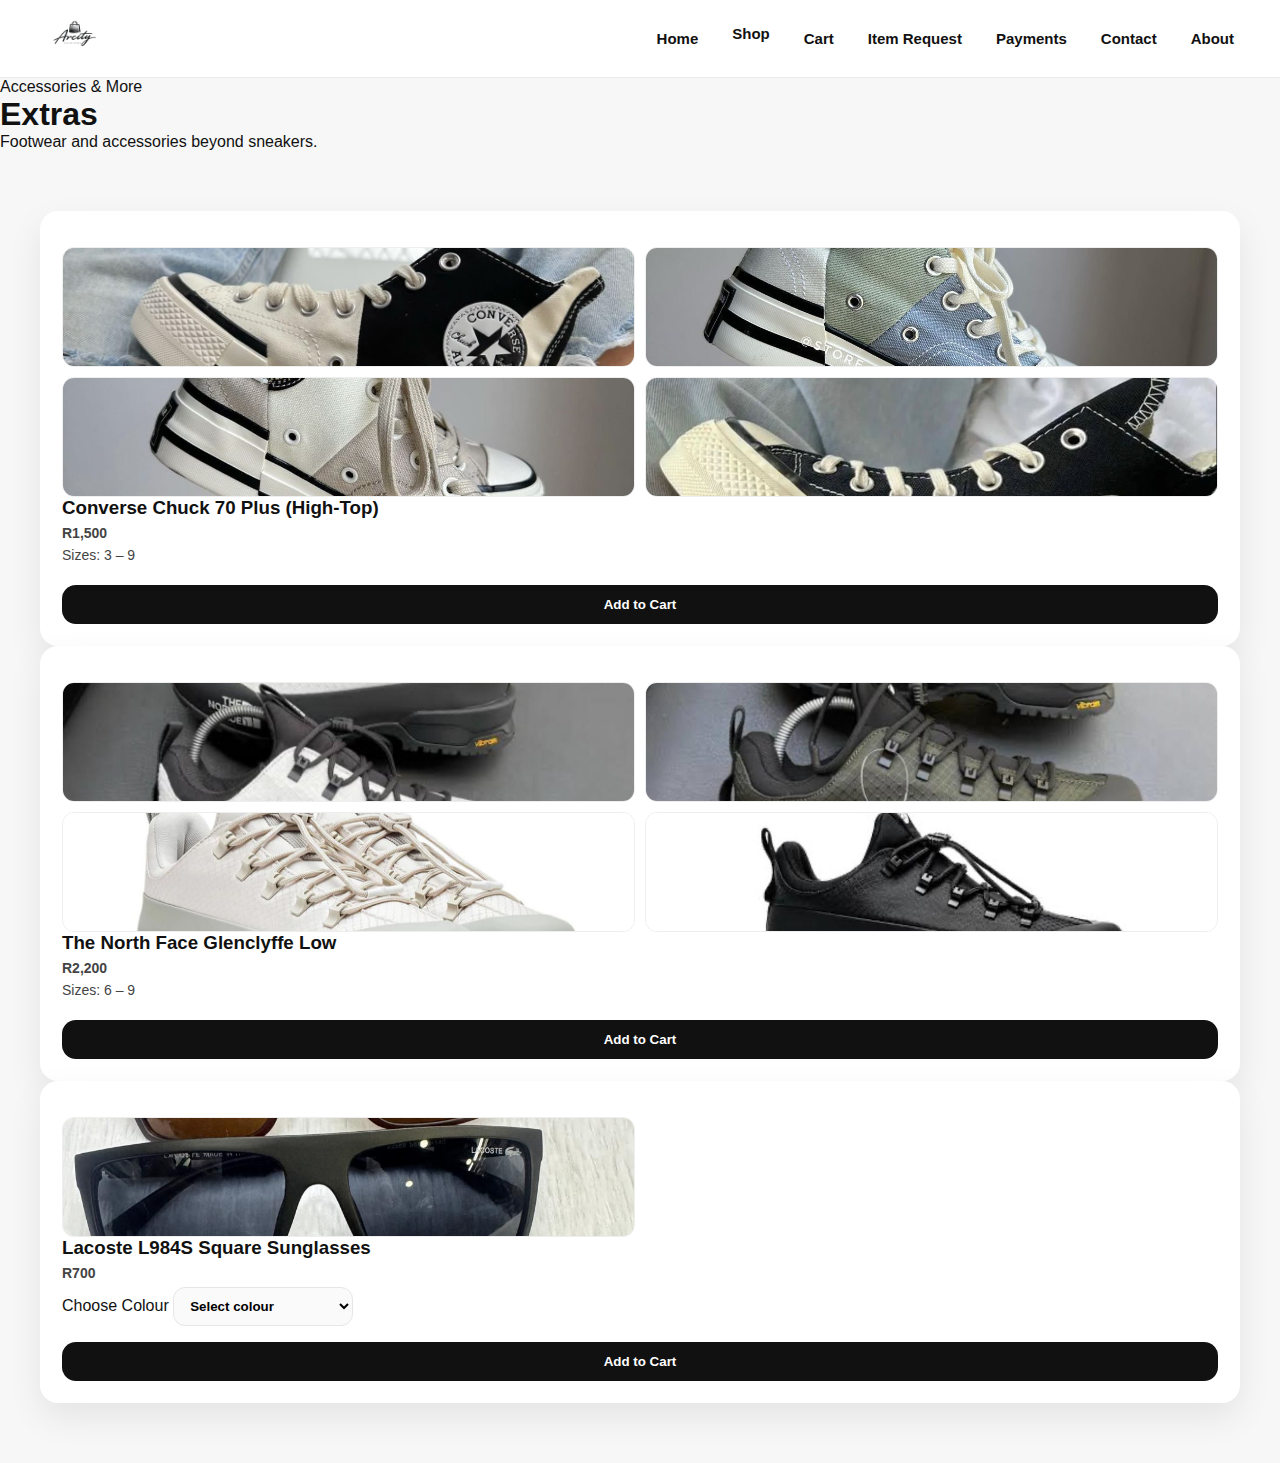
<file: Extras.html>
<!DOCTYPE html>
<html lang="en">
<head>
  <meta charset="UTF-8" />
  <meta name="viewport" content="width=device-width, initial-scale=1.0" />
  <title>Extras | Arcity</title>
  <link rel="stylesheet" href="css/style.css" />
</head>
<body>

<header>
  <nav class="navbar">
    <div class="logo">
      <img src="images/logo.png" alt="Arcity Logo" />
    </div>

    <div class="hamburger" id="hamburger">
      <span></span><span></span><span></span>
    </div>

    <ul class="nav-links" id="nav-links">
      <li><a href="index.html">Home</a></li>

      <li class="dropdown">
        <a href="#">Shop</a>
        <ul class="dropdown-menu">
          <li><a href="nike.html">Nike</a></li>
          <li><a href="newbalance.html">New Balance</a></li>
          <li><a href="lacoste.html">Lacoste</a></li>
          <li><a href="adidas.html">Adidas</a></li>
          <li><a class="active-link" href="Extras.html">Extras</a></li>
          <li><a href="limited.html">Limited Editions</a></li>
        </ul>
      </li>

      <li><a href="cart.html">Cart <span id="cart-count"></span></a></li>
      <li><a href="request.html">Item Request</a></li>
      <li><a href="payments.html">Payments</a></li>
      <li><a href="contact.html">Contact</a></li>
      <li><a href="about.html">About</a></li>
    </ul>
  </nav>
</header>

<!-- HERO -->
<section class="shop-hero">
  <div class="shop-hero-inner">
    <span class="shop-chip">Accessories & More</span>
    <h1>Extras</h1>
    <p>Footwear and accessories beyond sneakers.</p>
  </div>
</section>

<section class="shop-page">
  <div class="products-grid">

    <!-- Converse Chuck 70 Plus -->
    <div class="product-card">
      <div class="product-images">
        <img src="images/Extras/converse (1).jpeg" alt="">
        <img src="images/Extras/converse (2).jpeg" alt="">
        <img src="images/Extras/converse (3).jpeg" alt="">
        <img src="images/Extras/converse (4).jpeg" alt="">
      </div>

      <h3>Converse Chuck 70 Plus (High-Top)</h3>
      <p class="price">R1,500</p>
      <p class="meta">Sizes: 3 – 9</p>

      <button class="add-to-cart">Add to Cart</button>
    </div>

    <!-- The North Face Glenclyffe Low -->
    <div class="product-card">
      <div class="product-images">
        <img src="images/Extras/northface (1).jpeg" alt="">
        <img src="images/Extras/northface (2).jpeg" alt="">
        <img src="images/Extras/northface (3).jpeg" alt="">
        <img src="images/Extras/northface (4).jpeg" alt="">
      </div>

      <h3>The North Face Glenclyffe Low</h3>
      <p class="price">R2,200</p>
      <p class="meta">Sizes: 6 – 9</p>

      <button class="add-to-cart">Add to Cart</button>
    </div>

   <!-- Lacoste Sunglasses -->
<div class="product-card">
  <div class="product-images"
       data-id="lacoste-sunglasses"
       data-name="Lacoste L984S Square Sunglasses"
       data-price="700">

    <!-- SINGLE IMAGE ONLY -->
    <img src="images/Extras/shades.jpeg"
         alt="Lacoste L984S Square Sunglasses"
         onerror="this.src='images/Extras/shades.jpeg'">
  </div>

  <h3>Lacoste L984S Square Sunglasses</h3>
  <p class="price">R700</p>

  <!-- COLOUR SELECTOR (reuses size-select safely) -->
  <label class="meta">Choose Colour</label>
  <select class="size-select">
    <option value="">Select colour</option>
    <option value="Black">Black</option>
    <option value="Brown">Brown</option>
  </select>

  <button class="add-to-cart">Add to Cart</button>
</div>

  </div>
</section>

<script src="js/main.js"></script>
<script src="js/cart.js"></script>
</body>
</html>
</file>
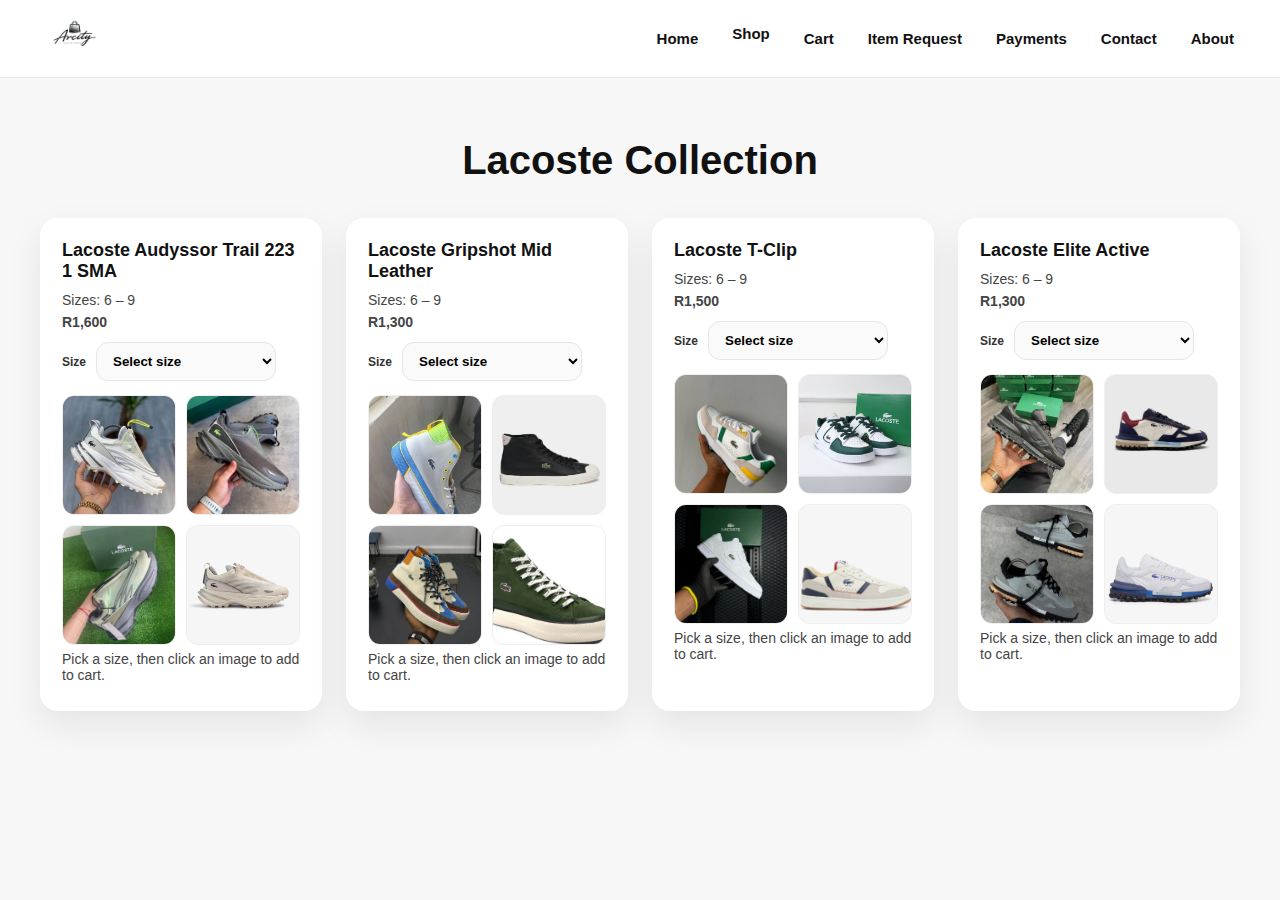
<file: lacoste.html>
<!DOCTYPE html>
<html lang="en">
<head>
  <meta charset="UTF-8" />
  <meta name="viewport" content="width=device-width, initial-scale=1.0" />
  <title>Lacoste Collection | Arcity</title>
  <link rel="stylesheet" href="css/style.css" />
</head>
<body>

<header>
  <nav class="navbar">
    <div class="logo">
      <img src="images/logo.png" alt="Arcity Logo" />
    </div>

    <div class="hamburger" id="hamburger">
      <span></span><span></span><span></span>
    </div>

    <ul class="nav-links" id="nav-links">
      <li><a href="index.html">Home</a></li>

      <li class="dropdown">
        <a href="#">Shop</a>
        <ul class="dropdown-menu">
          <li><a href="nike.html">Nike</a></li>
          <li><a href="newbalance.html">New Balance</a></li>
          <li><a href="lacoste.html">Lacoste</a></li>
          <li><a href="adidas.html">Adidas</a></li>
          <li><a href="limited.html">Limited Additions</a></li>
        </ul>
      </li>

      <li><a href="cart.html">Cart <span id="cart-count" style="font-weight:800;"></span></a></li>
      <li><a href="request.html">Item Request</a></li>
      <li><a href="payments.html">Payments</a></li>
      <li><a href="contact.html">Contact</a></li>
      <li><a href="about.html">About</a></li>
    </ul>
  </nav>
</header>

<section class="shop-page">
  <h1>Lacoste Collection</h1>

  <div class="product-grid">

    <!-- Lacoste Audyssor Trail 223 1 SMA -->
    <div class="product-card">
      <h2>Lacoste Audyssor Trail 223 1 SMA</h2>
      <p>Sizes: 6 – 9</p>
      <p class="price">R1,600</p>

      <div class="pickers">
        <label>Size</label>
        <select class="size-select">
          <option value="">Select size</option>
          <option>6</option><option>7</option><option>8</option><option>9</option>
        </select>
      </div>

      <div class="product-images"
           data-id="lacoste-audyssor-trail"
           data-name="Lacoste Audyssor Trail 223 1 SMA"
           data-price="1600">
        <img src="images/Lacoste Audyssor Trail 223 1 SMA/trail (1).jpeg" data-img="images/Lacoste Audyssor Trail 223 1 SMA/trail (1).jpeg" alt="Audyssor Trail 1">
        <img src="images/Lacoste Audyssor Trail 223 1 SMA/trail (2).jpeg" data-img="images/Lacoste Audyssor Trail 223 1 SMA/trail (2).jpeg" alt="Audyssor Trail 2">
        <img src="images/Lacoste Audyssor Trail 223 1 SMA/trail (3).jpeg" data-img="images/Lacoste Audyssor Trail 223 1 SMA/trail (3).jpeg" alt="Audyssor Trail 3">
        <img src="images/Lacoste Audyssor Trail 223 1 SMA/trail.png" data-img="images/Lacoste Audyssor Trail 223 1 SMA/trail.png" alt="Audyssor Trail 4">
      </div>

      <p class="hint">Pick a size, then click an image to add to cart.</p>
    </div>

    <!-- Lacoste Gripshot Mid Leather -->
    <div class="product-card">
      <h2>Lacoste Gripshot Mid Leather</h2>
      <p>Sizes: 6 – 9</p>
      <p class="price">R1,300</p>

      <div class="pickers">
        <label>Size</label>
        <select class="size-select">
          <option value="">Select size</option>
          <option>6</option><option>7</option><option>8</option><option>9</option>
        </select>
      </div>

      <div class="product-images"
           data-id="lacoste-gripshot-mid"
           data-name="Lacoste Gripshot Mid Leather"
           data-price="1300">
        <img src="images/Lacoste Gripshot Mid leather/gripshot (1).jpeg" data-img="images/Lacoste Gripshot Mid leather/gripshot (1).jpeg" alt="Gripshot Mid 1">
        <img src="images/Lacoste Gripshot Mid leather/gripshot (1).png" data-img="images/Lacoste Gripshot Mid leather/gripshot (1).png" alt="Gripshot Mid 2">
        <img src="images/Lacoste Gripshot Mid leather/gripshot (2).jpeg" data-img="images/Lacoste Gripshot Mid leather/gripshot (2).jpeg" alt="Gripshot Mid 3">
        <img src="images/Lacoste Gripshot Mid leather/gripshot (2).png" data-img="images/Lacoste Gripshot Mid leather/gripshot (2).png" alt="Gripshot Mid 4">
      </div>

      <p class="hint">Pick a size, then click an image to add to cart.</p>
    </div>

    <!-- Lacoste T-Clip -->
    <div class="product-card">
      <h2>Lacoste T-Clip</h2>
      <p>Sizes: 6 – 9</p>
      <p class="price">R1,500</p>

      <div class="pickers">
        <label>Size</label>
        <select class="size-select">
          <option value="">Select size</option>
          <option>6</option><option>7</option><option>8</option><option>9</option>
        </select>
      </div>

      <div class="product-images"
           data-id="lacoste-t-clip"
           data-name="Lacoste T-Clip"
           data-price="1500">
        <img src="images/Lacoste T-Clip/tclip (1).jpeg" data-img="images/Lacoste T-Clip/tclip (1).jpeg" alt="T-Clip 1">
        <img src="images/Lacoste T-Clip/tclip (2).jpeg" data-img="images/Lacoste T-Clip/tclip (2).jpeg" alt="T-Clip 2">
        <img src="images/Lacoste T-Clip/tclip (3).jpeg" data-img="images/Lacoste T-Clip/tclip (3).jpeg" alt="T-Clip 3">
        <img src="images/Lacoste T-Clip/tclip.png" data-img="images/Lacoste T-Clip/tclip.png" alt="T-Clip 4">
      </div>

      <p class="hint">Pick a size, then click an image to add to cart.</p>
    </div>

    <!-- Lacoste Elite Active -->
    <div class="product-card">
      <h2>Lacoste Elite Active</h2>
      <p>Sizes: 6 – 9</p>
      <p class="price">R1,300</p>

      <div class="pickers">
        <label>Size</label>
        <select class="size-select">
          <option value="">Select size</option>
          <option>6</option><option>7</option><option>8</option><option>9</option>
        </select>
      </div>

      <div class="product-images"
           data-id="lacoste-elite-active"
           data-name="Lacoste Elite Active"
           data-price="1300">
        <img src="images/Lacoste Elite Active/elite (1).jpeg" data-img="images/Lacoste Elite Active/elite (1).jpeg" alt="Elite Active 1">
        <img src="images/Lacoste Elite Active/elite (1).png" data-img="images/Lacoste Elite Active/elite (1).png" alt="Elite Active 2">
        <img src="images/Lacoste Elite Active/elite (2).jpeg" data-img="images/Lacoste Elite Active/elite (2).jpeg" alt="Elite Active 3">
        <img src="images/Lacoste Elite Active/elite (2).png" data-img="images/Lacoste Elite Active/elite (2).png" alt="Elite Active 4">
      </div>

      <p class="hint">Pick a size, then click an image to add to cart.</p>
    </div>

  </div>
</section>

<script src="js/main.js"></script>
<script src="js/cart.js"></script>
</body>
</html>
</file>
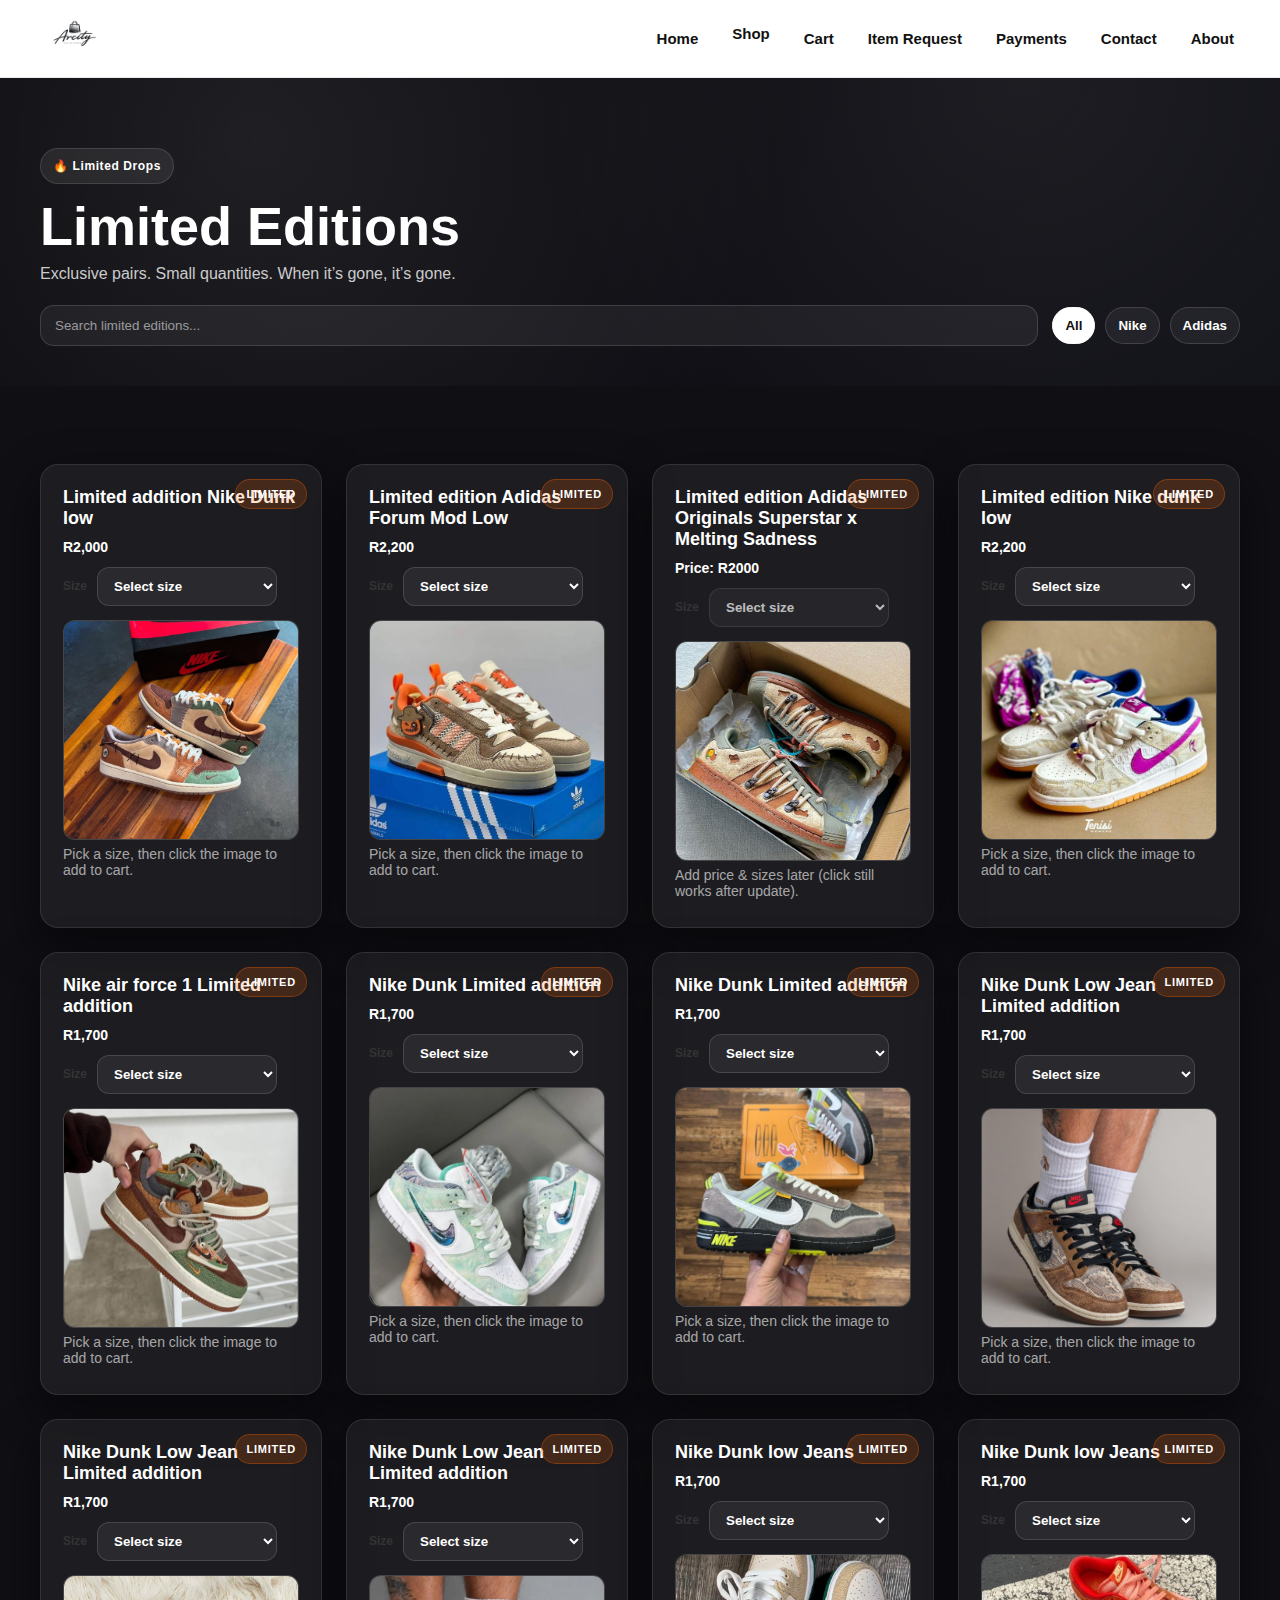
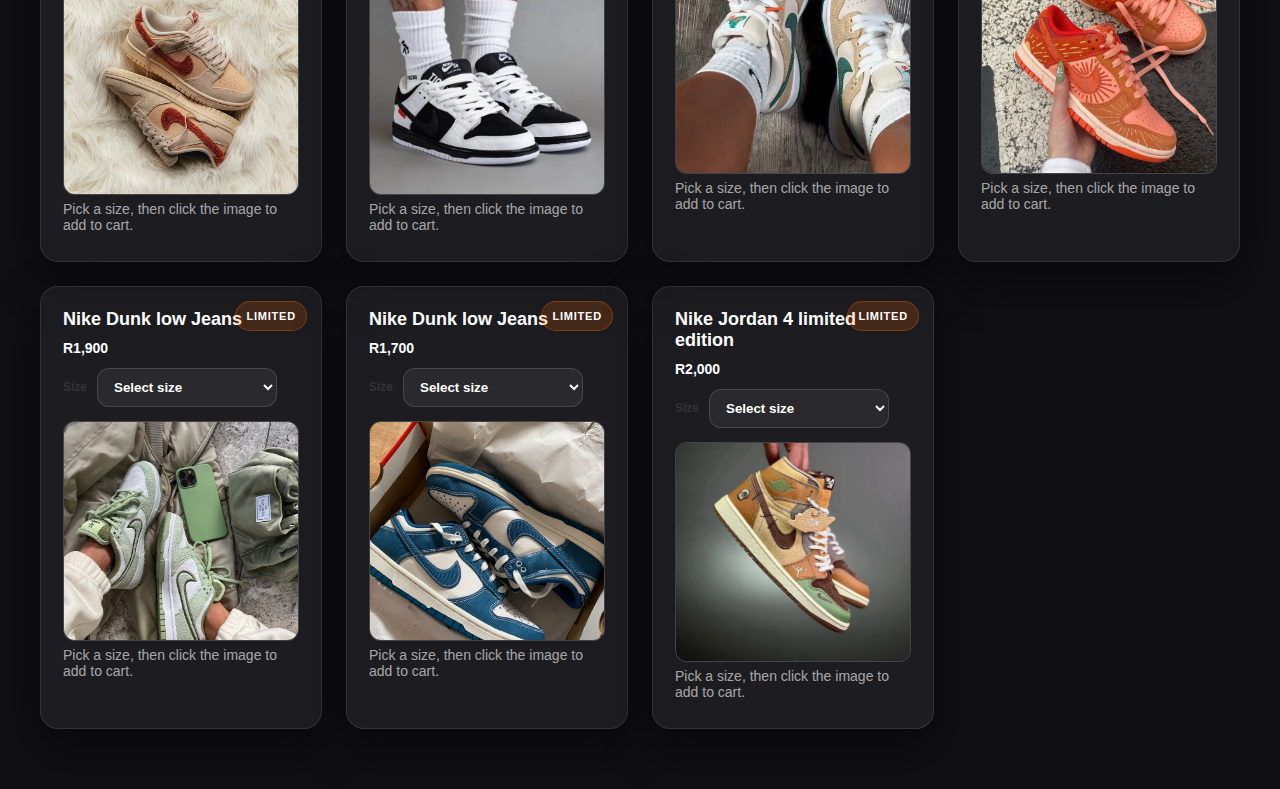
<file: limited.html>
<!DOCTYPE html>
<html lang="en">
<head>
  <meta charset="UTF-8" />
  <meta name="viewport" content="width=device-width, initial-scale=1.0" />
  <title>Limited Editions | Arcity</title>
  <link rel="stylesheet" href="css/style.css" />
</head>
<body>

<header>
  <nav class="navbar">
    <div class="logo">
      <img src="images/logo.png" alt="Arcity Logo" />
    </div>

    <div class="hamburger" id="hamburger">
      <span></span><span></span><span></span>
    </div>

    <ul class="nav-links" id="nav-links">
      <li><a href="index.html">Home</a></li>

      <li class="dropdown">
        <a href="#">Shop</a>
        <ul class="dropdown-menu">
          <li><a href="nike.html">Nike</a></li>
          <li><a href="newbalance.html">New Balance</a></li>
          <li><a href="lacoste.html">Lacoste</a></li>
          <li><a href="adidas.html">Adidas</a></li>
          <li><a href="limited.html">Limited Editions</a></li>
        </ul>
      </li>

      <li><a href="cart.html">Cart <span id="cart-count" style="font-weight:800;"></span></a></li>
      <li><a href="request.html">Item Request</a></li>
      <li><a href="payments.html">Payments</a></li>
      <li><a href="contact.html">Contact</a></li>
      <li><a href="about.html">About</a></li>
    </ul>
  </nav>
</header>

<!-- HERO -->
<section class="limited-hero">
  <div class="limited-hero-inner">
    <span class="limited-chip">🔥 Limited Drops</span>
    <h1>Limited Editions</h1>
    <p>Exclusive pairs. Small quantities. When it’s gone, it’s gone.</p>

    <div class="limited-controls">
      <input id="searchInput" class="limited-search" type="search" placeholder="Search limited editions..." />
      <div class="limited-filters">
        <button class="filter-btn active" data-brand="all">All</button>
        <button class="filter-btn" data-brand="nike">Nike</button>
        <button class="filter-btn" data-brand="adidas">Adidas</button>
      </div>
    </div>
  </div>
</section>

<section class="shop-page limited-page">
  <div class="product-grid" id="limitedGrid">

    <!-- 1 -->
    <div class="product-card limited-card" data-brand="nike" data-title="Limited addition Nike Dunk low">
      <div class="limited-badge">LIMITED</div>
      <h2>Limited addition Nike Dunk low</h2>
      <p class="price">R2,000</p>

      <div class="pickers">
        <label>Size</label>
        <select class="size-select">
          <option value="">Select size</option>
          <option>3</option><option>4</option><option>5</option><option>6</option><option>7</option><option>8</option><option>9</option>
        </select>
      </div>

      <div class="product-images"
           data-id="limited-nike-dunk-low-r2000"
           data-name="Limited addition Nike Dunk low"
           data-price="2000">
        <img src="images/Limited edditions/Limited adition Nike Dunk low Price R2000 SIZE 3-9.jpeg" data-img="images/Limited edditions/Limited adition Nike Dunk low Price R2000 SIZE 3-9.jpeg" alt="Limited Nike Dunk Low">
      </div>

      <p class="hint">Pick a size, then click the image to add to cart.</p>
    </div>

    <!-- 2 -->
    <div class="product-card limited-card" data-brand="adidas" data-title="Limited edition Adidas Forum Mod Low">
      <div class="limited-badge">LIMITED</div>
      <h2>Limited edition Adidas Forum Mod Low</h2>
      <p class="price">R2,200</p>

      <div class="pickers">
        <label>Size</label>
        <select class="size-select">
          <option value="">Select size</option>
          <option>3</option><option>4</option><option>5</option><option>6</option><option>7</option><option>8</option><option>9</option>
        </select>
      </div>

      <div class="product-images"
           data-id="limited-adidas-forum-mod-low-r2200"
           data-name="Limited edition Adidas Forum Mod Low"
           data-price="2200">
        <img src="images/Limited edditions/Limited edition Adidas Forum Mod Low Price R2200 SIZE 3-9.jpeg" data-img="images/Limited edditions/Limited edition Adidas Forum Mod Low Price R2200 SIZE 3-9.jpeg" alt="Limited Adidas Forum Mod Low">
      </div>

      <p class="hint">Pick a size, then click the image to add to cart.</p>
    </div>

    <!-- 3 (price/size not shown in screenshot) -->
    <div class="product-card limited-card" data-brand="adidas" data-title="Limited edition Adidas Originals Superstar x Melting Sadness">
      <div class="limited-badge">LIMITED</div>
      <h2>Limited edition Adidas Originals Superstar x Melting Sadness</h2>
      <p class="price">Price: R2000</p>

      <div class="pickers">
        <label>Size</label>
        <select class="size-select" disabled>
          <option value="">Select size</option>
          <option>3</option><option>4</option><option>5</option><option>6</option><option>7</option><option>8</option><option>9</option>
        </select>
      </div>

      <div class="product-images"
           data-id="limited-adidas-superstar-melting-sadness"
           data-name="Limited edition Adidas Originals Superstar x Melting Sadness"
           data-price="R2000">
        <img src="images/Limited edditions/Limited edition Adidas Originals Superstar x Melting Sadness.jpeg" data-img="images/Limited edditions/Limited edition Adidas Originals Superstar x Melting Sadness.jpeg" alt="Limited Superstar x Melting Sadness">
      </div>

      <p class="hint">Add price & sizes later (click still works after update).</p>
    </div>

    <!-- 4 -->
    <div class="product-card limited-card" data-brand="nike" data-title="Limited edition Nike dunk low">
      <div class="limited-badge">LIMITED</div>
      <h2>Limited edition Nike dunk low</h2>
      <p class="price">R2,200</p>

      <div class="pickers">
        <label>Size</label>
        <select class="size-select">
          <option value="">Select size</option>
          <option>3</option><option>4</option><option>5</option><option>6</option>
        </select>
      </div>

      <div class="product-images"
           data-id="limited-nike-dunk-low-r2200-3-6"
           data-name="Limited edition Nike dunk low"
           data-price="2200">
        <img src="images/Limited edditions/Limited edition Nike dunk low Price R2200 Size 3-6.jpeg" data-img="images/Limited edditions/Limited edition Nike dunk low Price R2200 Size 3-6.jpeg" alt="Limited Nike Dunk Low (3-6)">
      </div>

      <p class="hint">Pick a size, then click the image to add to cart.</p>
    </div>

    <!-- 5 -->
    <div class="product-card limited-card" data-brand="nike" data-title="Nike air force 1 Limited addition">
      <div class="limited-badge">LIMITED</div>
      <h2>Nike air force 1 Limited addition</h2>
      <p class="price">R1,700</p>

      <div class="pickers">
        <label>Size</label>
        <select class="size-select">
          <option value="">Select size</option>
          <option>3</option><option>4</option><option>5</option><option>6</option><option>7</option><option>8</option><option>9</option>
        </select>
      </div>

      <div class="product-images"
           data-id="limited-nike-af1-r1700"
           data-name="Nike air force 1 Limited addition"
           data-price="1700">
        <img src="images/Limited edditions/Nike air force 1 Limited addition Price R1700 SIZE 3-9.jpeg" data-img="images/Limited edditions/Nike air force 1 Limited addition Price R1700 SIZE 3-9.jpeg" alt="Limited AF1">
      </div>

      <p class="hint">Pick a size, then click the image to add to cart.</p>
    </div>

    <!-- 6 -->
    <div class="product-card limited-card" data-brand="nike" data-title="Nike Dunk Limited addition (2)">
      <div class="limited-badge">LIMITED</div>
      <h2>Nike Dunk Limited addition</h2>
      <p class="price">R1,700</p>

      <div class="pickers">
        <label>Size</label>
        <select class="size-select">
          <option value="">Select size</option>
          <option>3</option><option>4</option><option>5</option><option>6</option><option>7</option><option>8</option><option>9</option>
        </select>
      </div>

      <div class="product-images"
           data-id="limited-nike-dunk-2-r1700"
           data-name="Nike Dunk Limited addition (2)"
           data-price="1700">
        <img src="images/Limited edditions/Nike Dunk Limited addition (2) Price R1700 SIZE 3-9.jpeg" data-img="images/Limited edditions/Nike Dunk Limited addition (2) Price R1700 SIZE 3-9.jpeg" alt="Limited Nike Dunk (2)">
      </div>

      <p class="hint">Pick a size, then click the image to add to cart.</p>
    </div>

    <!-- 7 -->
    <div class="product-card limited-card" data-brand="nike" data-title="Nike Dunk Limited addition (3)">
      <div class="limited-badge">LIMITED</div>
      <h2>Nike Dunk Limited addition</h2>
      <p class="price">R1,700</p>

      <div class="pickers">
        <label>Size</label>
        <select class="size-select">
          <option value="">Select size</option>
          <option>3</option><option>4</option><option>5</option><option>6</option><option>7</option><option>8</option><option>9</option>
        </select>
      </div>

      <div class="product-images"
           data-id="limited-nike-dunk-3-r1700"
           data-name="Nike Dunk Limited addition (3)"
           data-price="1700">
        <img src="images/Limited edditions/Nike Dunk Limited addition (3) Price R1700 SIZE 3-9.jpeg" data-img="images/Limited edditions/Nike Dunk Limited addition (3) Price R1700 SIZE 3-9.jpeg" alt="Limited Nike Dunk (3)">
      </div>

      <p class="hint">Pick a size, then click the image to add to cart.</p>
    </div>

    <!-- 8 -->
    <div class="product-card limited-card" data-brand="nike" data-title="Nike Dunk Low Jean Limited addition (1)">
      <div class="limited-badge">LIMITED</div>
      <h2>Nike Dunk Low Jean Limited addition</h2>
      <p class="price">R1,700</p>

      <div class="pickers">
        <label>Size</label>
        <select class="size-select">
          <option value="">Select size</option>
          <option>3</option><option>4</option><option>5</option><option>6</option><option>7</option><option>8</option><option>9</option>
        </select>
      </div>

      <div class="product-images"
           data-id="limited-nike-dunk-jean-1-r1700"
           data-name="Nike Dunk Low Jean Limited addition (1)"
           data-price="1700">
        <img src="images/Limited edditions/Nike Dunk Low Jean Limited addition (1) Price R1700 SIZE 3-9.jpeg" data-img="images/Limited edditions/Nike Dunk Low Jean Limited addition (1) Price R1700 SIZE 3-9.jpeg" alt="Dunk Low Jean (1)">
      </div>

      <p class="hint">Pick a size, then click the image to add to cart.</p>
    </div>

    <!-- 9 -->
    <div class="product-card limited-card" data-brand="nike" data-title="Nike Dunk Low Jean Limited addition (2)">
      <div class="limited-badge">LIMITED</div>
      <h2>Nike Dunk Low Jean Limited addition</h2>
      <p class="price">R1,700</p>

      <div class="pickers">
        <label>Size</label>
        <select class="size-select">
          <option value="">Select size</option>
          <option>3</option><option>4</option><option>5</option><option>6</option><option>7</option><option>8</option><option>9</option>
        </select>
      </div>

      <div class="product-images"
           data-id="limited-nike-dunk-jean-2-r1700"
           data-name="Nike Dunk Low Jean Limited addition (2)"
           data-price="1700">
        <img src="images/Limited edditions/Nike Dunk Low Jean Limited addition (2) Price R1700 SIZE 3-9.jpeg" data-img="images/Limited edditions/Nike Dunk Low Jean Limited addition (2) Price R1700 SIZE 3-9.jpeg" alt="Dunk Low Jean (2)">
      </div>

      <p class="hint">Pick a size, then click the image to add to cart.</p>
    </div>

    <!-- 10 -->
    <div class="product-card limited-card" data-brand="nike" data-title="Nike Dunk Low Jean Limited addition (3)">
      <div class="limited-badge">LIMITED</div>
      <h2>Nike Dunk Low Jean Limited addition</h2>
      <p class="price">R1,700</p>

      <div class="pickers">
        <label>Size</label>
        <select class="size-select">
          <option value="">Select size</option>
          <option>3</option><option>4</option><option>5</option><option>6</option><option>7</option><option>8</option><option>9</option>
        </select>
      </div>

      <div class="product-images"
           data-id="limited-nike-dunk-jean-3-r1700"
           data-name="Nike Dunk Low Jean Limited addition (3)"
           data-price="1700">
        <img src="images/Limited edditions/Nike Dunk Low Jean Limited addition (3) Price R1700 SIZE 3-9.jpeg" data-img="images/Limited edditions/Nike Dunk Low Jean Limited addition (3) Price R1700 SIZE 3-9.jpeg" alt="Dunk Low Jean (3)">
      </div>

      <p class="hint">Pick a size, then click the image to add to cart.</p>
    </div>

    <!-- 11 -->
    <div class="product-card limited-card" data-brand="nike" data-title="Nike Dunk low Jeans (1)">
      <div class="limited-badge">LIMITED</div>
      <h2>Nike Dunk low Jeans</h2>
      <p class="price">R1,700</p>

      <div class="pickers">
        <label>Size</label>
        <select class="size-select">
          <option value="">Select size</option>
          <option>3</option><option>4</option><option>5</option><option>6</option><option>7</option><option>8</option><option>9</option>
        </select>
      </div>

      <div class="product-images"
           data-id="limited-nike-dunk-jeans-1-r1700"
           data-name="Nike Dunk low Jeans (1)"
           data-price="1700">
        <img src="images/Limited edditions/Nike Dunk low Jeans (1) Price R1700 SIZE 3-9.jpeg" data-img="images/Limited edditions/Nike Dunk low Jeans (1) Price R1700 SIZE 3-9.jpeg" alt="Dunk Low Jeans (1)">
      </div>

      <p class="hint">Pick a size, then click the image to add to cart.</p>
    </div>

    <!-- 12 -->
    <div class="product-card limited-card" data-brand="nike" data-title="Nike Dunk low Jeans (2)">
      <div class="limited-badge">LIMITED</div>
      <h2>Nike Dunk low Jeans</h2>
      <p class="price">R1,700</p>

      <div class="pickers">
        <label>Size</label>
        <select class="size-select">
          <option value="">Select size</option>
          <option>3</option><option>4</option><option>5</option><option>6</option><option>7</option><option>8</option><option>9</option>
        </select>
      </div>

      <div class="product-images"
           data-id="limited-nike-dunk-jeans-2-r1700"
           data-name="Nike Dunk low Jeans (2)"
           data-price="1700">
        <img src="images/Limited edditions/Nike Dunk low Jeans (2) Price R1700 SIZE 3-9.jpeg" data-img="images/Limited edditions/Nike Dunk low Jeans (2) Price R1700 SIZE 3-9.jpeg" alt="Dunk Low Jeans (2)">
      </div>

      <p class="hint">Pick a size, then click the image to add to cart.</p>
    </div>

    <!-- 13 -->
    <div class="product-card limited-card" data-brand="nike" data-title="Nike Dunk low Jeans (3)">
      <div class="limited-badge">LIMITED</div>
      <h2>Nike Dunk low Jeans</h2>
      <p class="price">R1,900</p>

      <div class="pickers">
        <label>Size</label>
        <select class="size-select">
          <option value="">Select size</option>
          <option>3</option><option>4</option><option>5</option><option>6</option><option>7</option><option>8</option><option>9</option>
        </select>
      </div>

      <div class="product-images"
           data-id="limited-nike-dunk-jeans-3-r1900"
           data-name="Nike Dunk low Jeans (3)"
           data-price="1900">
        <img src="images/Limited edditions/Nike Dunk low Jeans (3) Price R1900 SIZE 3-9.jpeg" data-img="images/Limited edditions/Nike Dunk low Jeans (3) Price R1900 SIZE 3-9.jpeg" alt="Dunk Low Jeans (3)">
      </div>

      <p class="hint">Pick a size, then click the image to add to cart.</p>
    </div>

    <!-- 14 -->
    <div class="product-card limited-card" data-brand="nike" data-title="Nike Dunk low Jeans (4)">
      <div class="limited-badge">LIMITED</div>
      <h2>Nike Dunk low Jeans</h2>
      <p class="price">R1,700</p>

      <div class="pickers">
        <label>Size</label>
        <select class="size-select">
          <option value="">Select size</option>
          <option>3</option><option>4</option><option>5</option><option>6</option><option>7</option><option>8</option><option>9</option>
        </select>
      </div>

      <div class="product-images"
           data-id="limited-nike-dunk-jeans-4-r1700"
           data-name="Nike Dunk low Jeans (4)"
           data-price="1700">
        <img src="images/Limited edditions/Nike Dunk low Jeans (4) Price R1700 SIZE 3-9.jpeg" data-img="images/Limited edditions/Nike Dunk low Jeans (4) Price R1700 SIZE 3-9.jpeg" alt="Dunk Low Jeans (4)">
      </div>

      <p class="hint">Pick a size, then click the image to add to cart.</p>
    </div>

    <!-- 15 -->
    <div class="product-card limited-card" data-brand="nike" data-title="Nike Jordan 4 limited edition">
      <div class="limited-badge">LIMITED</div>
      <h2>Nike Jordan 4 limited edition</h2>
      <p class="price">R2,000</p>

      <div class="pickers">
        <label>Size</label>
        <select class="size-select">
          <option value="">Select size</option>
          <option>3</option><option>4</option><option>5</option><option>6</option><option>7</option><option>8</option><option>9</option>
        </select>
      </div>

      <div class="product-images"
           data-id="limited-jordan-4-r2000"
           data-name="Nike Jordan 4 limited edition"
           data-price="2000">
        <img src="images/Limited edditions/Nike Jordan 4 limited edition Price R2000 SIZE 3-9.jpeg" data-img="images/Limited edditions/Nike Jordan 4 limited edition Price R2000 SIZE 3-9.jpeg" alt="Limited Jordan 4">
      </div>

      <p class="hint">Pick a size, then click the image to add to cart.</p>
    </div>

  </div>
</section>

<script src="js/main.js"></script>
<script src="js/cart.js"></script>

<script>
  // Simple Search + Brand filter
  const grid = document.getElementById("limitedGrid");
  const searchInput = document.getElementById("searchInput");
  const filterBtns = document.querySelectorAll(".filter-btn");

  let activeBrand = "all";

  function applyFilters() {
    const q = (searchInput.value || "").trim().toLowerCase();

    [...grid.querySelectorAll(".product-card")].forEach(card => {
      const brand = card.dataset.brand;
      const title = (card.dataset.title || "").toLowerCase();

      const matchBrand = activeBrand === "all" || brand === activeBrand;
      const matchSearch = !q || title.includes(q);

      card.style.display = (matchBrand && matchSearch) ? "" : "none";
    });
  }

  searchInput.addEventListener("input", applyFilters);

  filterBtns.forEach(btn => {
    btn.addEventListener("click", () => {
      filterBtns.forEach(b => b.classList.remove("active"));
      btn.classList.add("active");
      activeBrand = btn.dataset.brand;
      applyFilters();
    });
  });
</script>

</body>
</html>
</file>
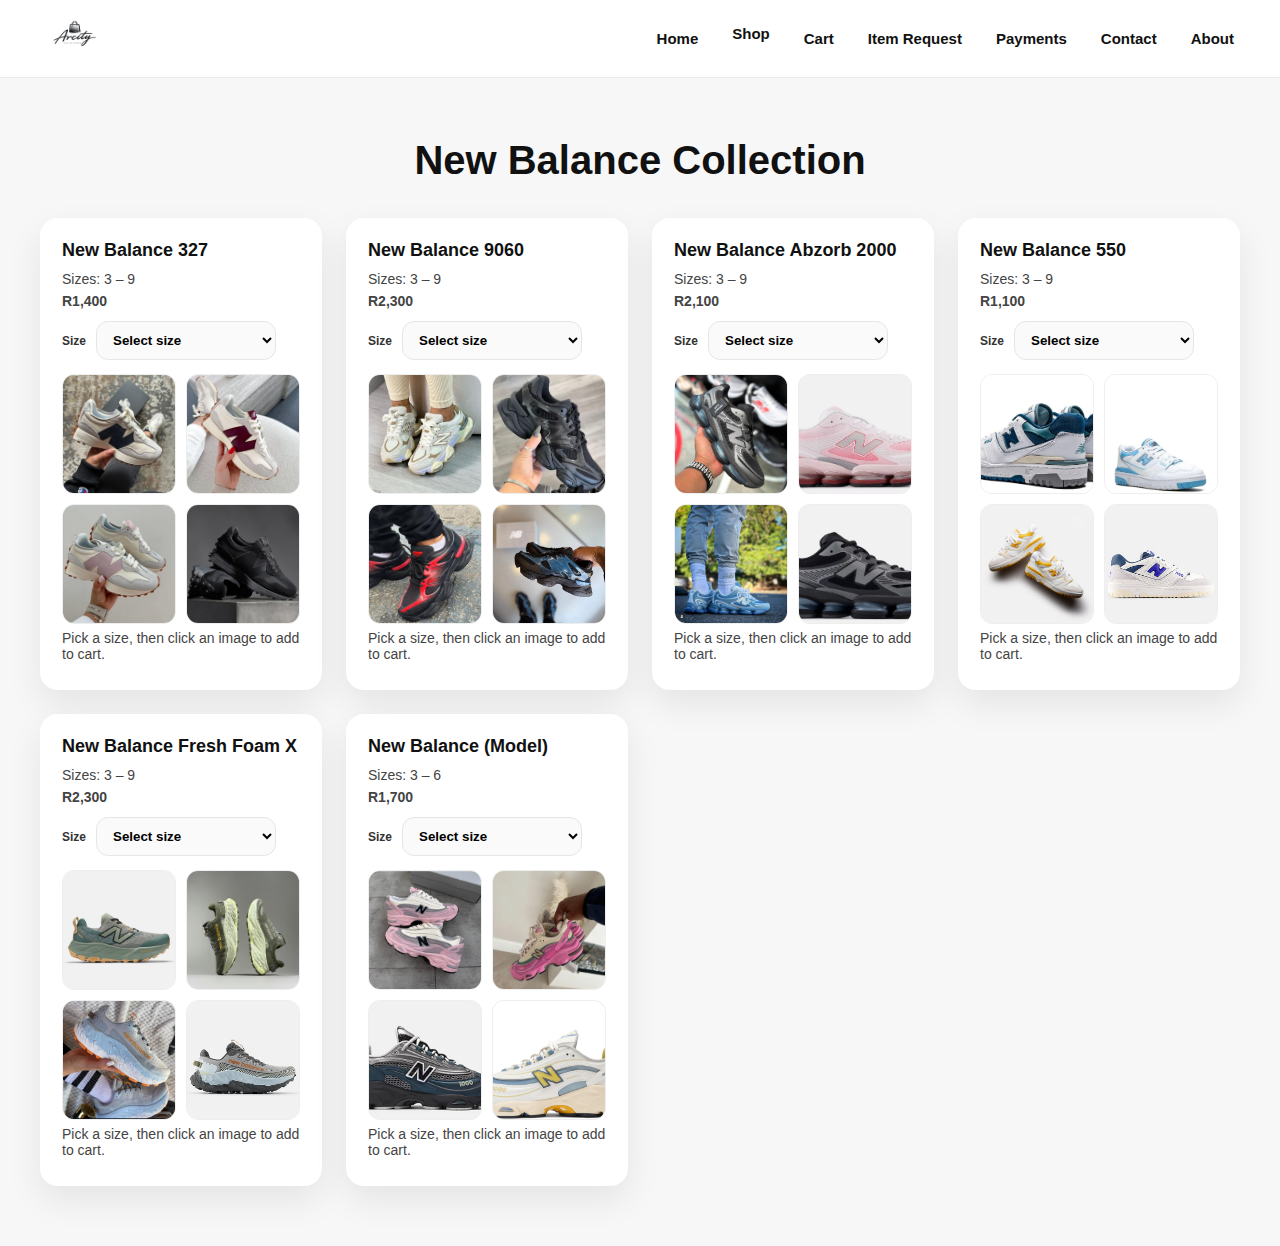
<file: newbalance.html>
<!DOCTYPE html>
<html lang="en">
<head>
  <meta charset="UTF-8" />
  <meta name="viewport" content="width=device-width, initial-scale=1.0" />
  <title>New Balance Collection | Arcity</title>
  <link rel="stylesheet" href="css/style.css" />
</head>
<body>

<header>
  <nav class="navbar">
    <div class="logo">
      <img src="images/logo.png" alt="Arcity Logo" />
    </div>

    <div class="hamburger" id="hamburger">
      <span></span><span></span><span></span>
    </div>

    <ul class="nav-links" id="nav-links">
      <li><a href="index.html">Home</a></li>

      <li class="dropdown">
        <a href="#">Shop</a>
        <ul class="dropdown-menu">
          <li><a href="nike.html">Nike</a></li>
          <li><a href="adidas.html">Adidas</a></li>
          <li><a href="newbalance.html">New Balance</a></li>
          <li><a href="lacoste.html">Lacoste</a></li>
          <li><a href="Extras.html">Extras</a></li>
          <li><a href="limited.html">Limited Additions</a></li>
        </ul>
      </li>

      <li><a href="cart.html">Cart <span id="cart-count" style="font-weight:800;"></span></a></li>
      <li><a href="request.html">Item Request</a></li>
      <li><a href="payments.html">Payments</a></li>
      <li><a href="contact.html">Contact</a></li>
      <li><a href="about.html">About</a></li>
    </ul>
  </nav>
</header>

<section class="shop-page">
  <h1>New Balance Collection</h1>

  <div class="product-grid">

    <!-- 1) New Balance 327 -->
    <div class="product-card">
      <h2>New Balance 327</h2>
      <p>Sizes: 3 – 9</p>
      <p class="price">R1,400</p>

      <div class="pickers">
        <label>Size</label>
        <select class="size-select">
          <option value="">Select size</option>
          <option>3</option><option>4</option><option>5</option><option>6</option><option>7</option><option>8</option><option>9</option>
        </select>
      </div>

      <div class="product-images" data-id="nb-327" data-name="New Balance 327" data-price="1400">
        <img src="images/New Balance 327/NB327 (1).jpeg" data-img="images/New Balance 327/NB327 (1).jpeg" alt="NB 327 1">
        <img src="images/New Balance 327/NB327 (2).jpeg" data-img="images/New Balance 327/NB327 (2).jpeg" alt="NB 327 2">
        <img src="images/New Balance 327/NB327 (3).jpeg" data-img="images/New Balance 327/NB327 (3).jpeg" alt="NB 327 3">
        <img src="images/New Balance 327/NB327 (4).jpeg" data-img="images/New Balance 327/NB327 (4).jpeg" alt="NB 327 4">
      </div>

      <p class="hint">Pick a size, then click an image to add to cart.</p>
    </div>

    <!-- 2) New Balance 9060 -->
    <div class="product-card">
      <h2>New Balance 9060</h2>
      <p>Sizes: 3 – 9</p>
      <p class="price">R2,300</p>

      <div class="pickers">
        <label>Size</label>
        <select class="size-select">
          <option value="">Select size</option>
          <option>3</option><option>4</option><option>5</option><option>6</option><option>7</option><option>8</option><option>9</option>
        </select>
      </div>

      <div class="product-images" data-id="nb-9060" data-name="New Balance 9060" data-price="2300">
        <img src="images/New Balance 9060/NB9060 (1).jpeg" data-img="images/New Balance 9060/NB9060 (1).jpeg" alt="NB 9060 1">
        <img src="images/New Balance 9060/NB9060 (2).jpeg" data-img="images/New Balance 9060/NB9060 (2).jpeg" alt="NB 9060 2">
        <img src="images/New Balance 9060/NB9060 (3).jpeg" data-img="images/New Balance 9060/NB9060 (3).jpeg" alt="NB 9060 3">
        <img src="images/New Balance 9060/NB9060 (4).jpeg" data-img="images/New Balance 9060/NB9060 (4).jpeg" alt="NB 9060 4">
      </div>

      <p class="hint">Pick a size, then click an image to add to cart.</p>
    </div>

    <!-- 3) New Balance Abzorb 2000 -->
    <div class="product-card">
      <h2>New Balance Abzorb 2000</h2>
      <p>Sizes: 3 – 9</p>
      <p class="price">R2,100</p>

      <div class="pickers">
        <label>Size</label>
        <select class="size-select">
          <option value="">Select size</option>
          <option>3</option><option>4</option><option>5</option><option>6</option><option>7</option><option>8</option><option>9</option>
        </select>
      </div>

      <div class="product-images" data-id="nb-abzorb-2000" data-name="New Balance Abzorb 2000" data-price="2100">
        <img src="images/New Balance Absorb/NBA (1).jpeg" data-img="images/New Balance Absorb/NBA (1).jpeg" alt="Abzorb 2000 1">
        <img src="images/New Balance Absorb/NBA (1).png" data-img="images/New Balance Absorb/NBA (1).png" alt="Abzorb 2000 2">
        <img src="images/New Balance Absorb/NBA (2).jpeg" data-img="images/New Balance Absorb/NBA (2).jpeg" alt="Abzorb 2000 3">
        <img src="images/New Balance Absorb/NBA (2).png" data-img="images/New Balance Absorb/NBA (2).png" alt="Abzorb 2000 4">
      </div>

      <p class="hint">Pick a size, then click an image to add to cart.</p>
    </div>

    <!-- 4) New Balance 550 -->
    <div class="product-card">
      <h2>New Balance 550</h2>
      <p>Sizes: 3 – 9</p>
      <p class="price">R1,100</p>

      <div class="pickers">
        <label>Size</label>
        <select class="size-select">
          <option value="">Select size</option>
          <option>3</option><option>4</option><option>5</option><option>6</option><option>7</option><option>8</option><option>9</option>
        </select>
      </div>

      <div class="product-images" data-id="nb-550" data-name="New Balance 550" data-price="1100">
        <img src="images/New Balance 550/NB500 (1).jpeg" data-img="images/New Balance 550/NB500 (1).jpeg" alt="NB 550 1">
        <img src="images/New Balance 550/NB500 (2).jpeg" data-img="images/New Balance 550/NB500 (2).jpeg" alt="NB 550 2">
        <img src="images/New Balance 550/NB500 (3).jpeg" data-img="images/New Balance 550/NB500 (3).jpeg" alt="NB 550 3">
        <img src="images/New Balance 550/NB500 (4).jpeg" data-img="images/New Balance 550/NB500 (4).jpeg" alt="NB 550 4">
      </div>

      <p class="hint">Pick a size, then click an image to add to cart.</p>
    </div>

    <!-- 5) New Balance Fresh Foam X -->
    <div class="product-card">
      <h2>New Balance Fresh Foam X</h2>
      <p>Sizes: 3 – 9</p> <!-- If you want different sizes, change here -->
      <p class="price">R2,300</p>

      <div class="pickers">
        <label>Size</label>
        <select class="size-select">
          <option value="">Select size</option>
          <option>3</option><option>4</option><option>5</option><option>6</option><option>7</option><option>8</option><option>9</option>
        </select>
      </div>

      <div class="product-images" data-id="nb-fresh-foam-x" data-name="New Balance Fresh Foam X" data-price="2300">
        <img src="images/New Balance Fresh Foam X/NBX (1).jpeg" data-img="images/New Balance Fresh Foam X/NBX (1).jpeg" alt="Fresh Foam X 1">
        <img src="images/New Balance Fresh Foam X/NBX (2).jpeg" data-img="images/New Balance Fresh Foam X/NBX (2).jpeg" alt="Fresh Foam X 2">
        <img src="images/New Balance Fresh Foam X/NBX (3).jpeg" data-img="images/New Balance Fresh Foam X/NBX (3).jpeg" alt="Fresh Foam X 3">
        <img src="images/New Balance Fresh Foam X/NBX (4).jpeg" data-img="images/New Balance Fresh Foam X/NBX (4).jpeg" alt="Fresh Foam X 4">
      </div>

      <p class="hint">Pick a size, then click an image to add to cart.</p>
    </div>

    <!-- 6) New Balance (model name not specified in doc) -->
    <div class="product-card">
      <h2>New Balance (Model)</h2>
      <p>Sizes: 3 – 6</p>
      <p class="price">R1,700</p>

      <div class="pickers">
        <label>Size</label>
        <select class="size-select">
          <option value="">Select size</option>
          <option>3</option><option>4</option><option>5</option><option>6</option>
        </select>
      </div>

      <div class="product-images" data-id="nb-model" data-name="New Balance (Model)" data-price="1700">
        <img src="images/New balance 1000/NB1000 (1).jpeg" data-img="images/New balance 1000/NB1000 (1).jpeg" alt="New Balance Model 1">
        <img src="images/New balance 1000/NB1000 (2).jpeg" data-img="images/New balance 1000/NB1000 (2).jpeg" alt="New Balance Model 2">
        <img src="images/New balance 1000/NB1000 (1).png" data-img="images/New balance 1000/NB1000 (1).png" alt="New Balance Model 3">
        <img src="images/New balance 1000/NB1000 (2).png" data-img="images/New balance 1000/NB1000 (2).png" alt="New Balance Model 4">
      </div>

      <p class="hint">Pick a size, then click an image to add to cart.</p>
    </div>

  </div>
</section>

<script src="js/main.js"></script>
<script src="js/cart.js"></script>
</body>
</html>
</file>
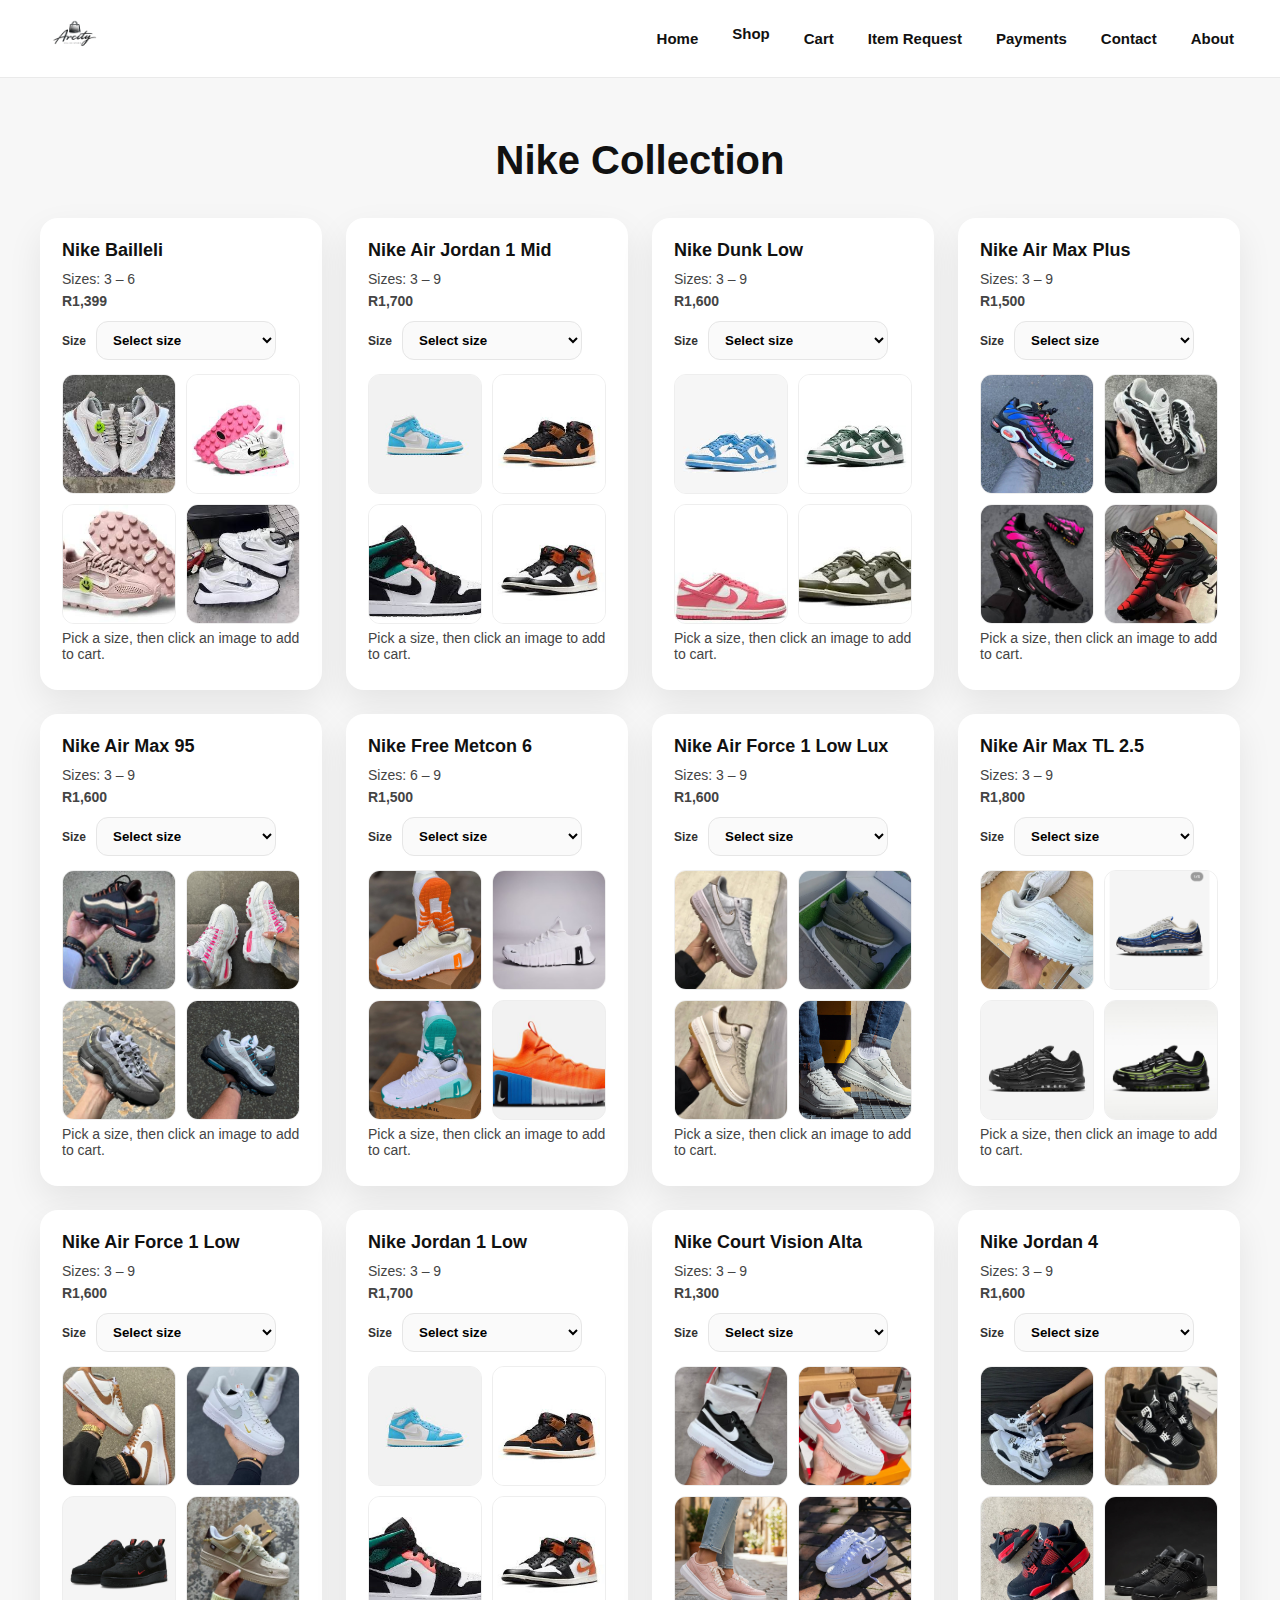
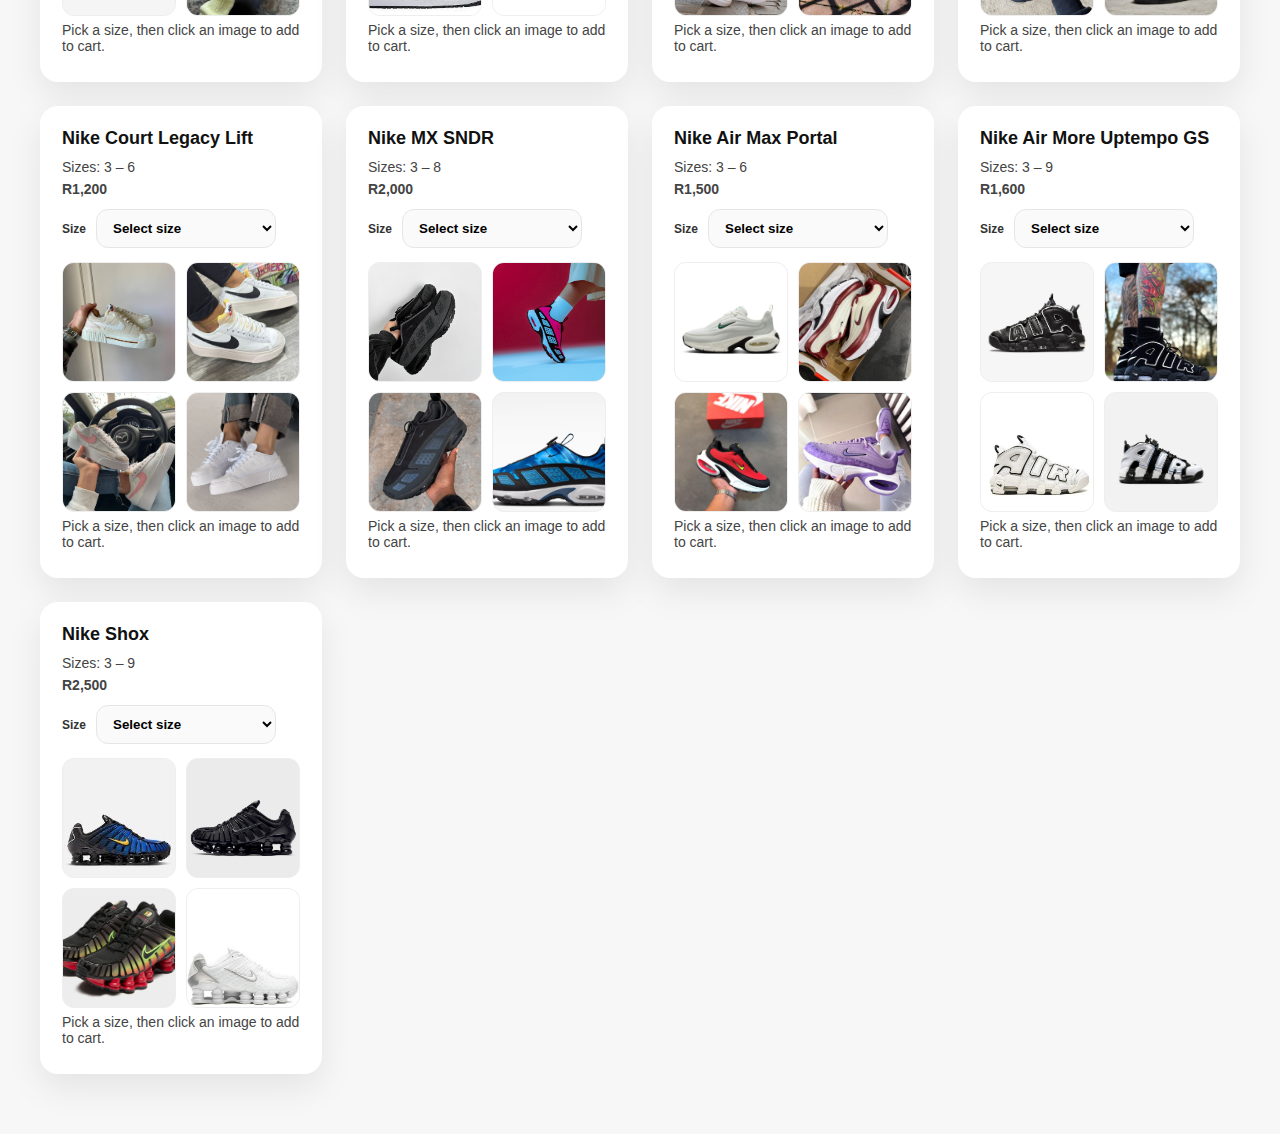
<file: nike.html>
<!DOCTYPE html>
<html lang="en">
<head>
  <meta charset="UTF-8" />
  <meta name="viewport" content="width=device-width, initial-scale=1.0" />
  <title>Nike Collection | Arcity</title>
  <link rel="stylesheet" href="css/style.css" />
</head>
<body>

<header>
  <nav class="navbar">
    <div class="logo">
      <img src="images/logo.png" alt="Arcity Logo" />
    </div>

    <div class="hamburger" id="hamburger">
      <span></span><span></span><span></span>
    </div>

    <ul class="nav-links" id="nav-links">
      <li><a href="index.html">Home</a></li>
      <li class="dropdown">
        <a href="#">Shop</a>
        <ul class="dropdown-menu">
          <li><a href="nike.html">Nike</a></li>
          <li><a href="adidas.html">Adidas</a></li>
          <li><a href="newbalance.html">New Balance</a></li>
          <li><a href="lacoste.html">Lacoste</a></li>
          <li><a href="limited.html">Limited Additions</a></li>
        </ul>
      </li>
      <li><a href="cart.html">Cart <span id="cart-count" style="font-weight:800;"></span></a></li>
      <li><a href="request.html">Item Request</a></li>
      <li><a href="payments.html">Payments</a></li>
      <li><a href="contact.html">Contact</a></li>
      <li><a href="about.html">About</a></li>
    </ul>
  </nav>
</header>

<section class="shop-page">
  <h1>Nike Collection</h1>

  <div class="product-grid">

    <!-- Nike Bailleli -->
    <div class="product-card">
      <h2>Nike Bailleli</h2>
      <p>Sizes: 3 – 6</p>
      <p class="price">R1,399</p>

      <div class="pickers">
        <label>Size</label>
        <select class="size-select">
          <option value="">Select size</option>
          <option>3</option><option>4</option><option>5</option><option>6</option>
        </select>
      </div>

      <div class="product-images" data-id="nike-Bailleli" data-name="Nike Bailleli" data-price="1399">
        <img src="images/Nike Bailleli/Bailleli (1).jpeg" data-img="images/Nike Bailleli/Bailleli (1).jpeg" alt="Nike Bailleli 1">
        <img src="images/Nike Bailleli/Bailleli (2).jpeg" data-img="images/Nike Bailleli/Bailleli (2).jpeg" alt="Nike Bailleli 2">
        <img src="images/Nike Bailleli/Bailleli (3).jpeg" data-img="images/Nike Bailleli/Bailleli (3).jpeg" alt="Nike Bailleli 3">
        <img src="images/Nike Bailleli/Bailleli (4).jpeg" data-img="images/Nike Bailleli/Bailleli (4).jpeg" alt="Nike Bailleli 4">
      </div>

      <p class="hint">Pick a size, then click an image to add to cart.</p>
    </div>

    <!-- Nike Air Jordan 1 Mid -->
    <div class="product-card">
      <h2>Nike Air Jordan 1 Mid</h2>
      <p>Sizes: 3 – 9</p>
      <p class="price">R1,700</p>

      <div class="pickers">
        <label>Size</label>
        <select class="size-select">
          <option value="">Select size</option>
          <option>3</option><option>4</option><option>5</option><option>6</option><option>7</option><option>8</option><option>9</option>
        </select>
      </div>

      <div class="product-images" data-id="aj1-mid" data-name="Nike Air Jordan 1 Mid" data-price="1700">
        <img src="images/Nike Air Jordan 1/Air1.jpeg" data-img="images/Nike Air Jordan 1/Air1.jpeg" alt="AJ1 Mid 1">
        <img src="images/Nike Air Jordan 1/Air2.jpeg" data-img="images/Nike Air Jordan 1/Air2.jpeg" alt="AJ1 Mid 2">
        <img src="images/Nike Air Jordan 1/Air3.jpeg" data-img="images/Nike Air Jordan 1/Air3.jpeg" alt="AJ1 Mid 3">
        <img src="images/Nike Air Jordan 1/Air4.jpeg" data-img="images/Nike Air Jordan 1/Air4.jpeg" alt="AJ1 Mid 4">
      </div>

      <p class="hint">Pick a size, then click an image to add to cart.</p>
    </div>

    <!-- Nike Dunk Low -->
    <div class="product-card">
      <h2>Nike Dunk Low</h2>
      <p>Sizes: 3 – 9</p>
      <p class="price">R1,600</p>

      <div class="pickers">
        <label>Size</label>
        <select class="size-select">
          <option value="">Select size</option>
          <option>3</option><option>4</option><option>5</option><option>6</option><option>7</option><option>8</option><option>9</option>
        </select>
      </div>

      <div class="product-images" data-id="dunk-low" data-name="Nike Dunk Low" data-price="1600">
        <img src="images/Nike Dunk Low/dunk (1).jpeg" data-img="images/Nike Dunk Low/dunk (1).jpeg" alt="Dunk Low 1">
        <img src="images/Nike Dunk Low/dunk (2).jpeg" data-img="images/Nike Dunk Low/dunk (2).jpeg" alt="Dunk Low 2">
        <img src="images/Nike Dunk Low/dunk (3).jpeg" data-img="images/Nike Dunk Low/dunk (3).jpeg" alt="Dunk Low 3">
        <img src="images/Nike Dunk Low/dunk (4).jpeg" data-img="images/Nike Dunk Low/dunk (4).jpeg" alt="Dunk Low 4">
      </div>

      <p class="hint">Pick a size, then click an image to add to cart.</p>
    </div>

    <!-- Nike Air Max Plus -->
    <div class="product-card">
      <h2>Nike Air Max Plus</h2>
      <p>Sizes: 3 – 9</p>
      <p class="price">R1,500</p>

      <div class="pickers">
        <label>Size</label>
        <select class="size-select">
          <option value="">Select size</option>
          <option>3</option><option>4</option><option>5</option><option>6</option><option>7</option><option>8</option><option>9</option>
        </select>
      </div>

      <div class="product-images" data-id="air-max-plus" data-name="Nike Air Max Plus" data-price="1500">
        <img src="images/Nike Air Max Plus/plus (1).jpeg" data-img="images/Nike Air Max Plus/plus (1).jpeg" alt="Air Max Plus 1">
        <img src="images/Nike Air Max Plus/plus (2).jpeg" data-img="images/Nike Air Max Plus/plus (2).jpeg" alt="Air Max Plus 2">
        <img src="images/Nike Air Max Plus/plus (3).jpeg" data-img="images/Nike Air Max Plus/plus (3).jpeg" alt="Air Max Plus 3">
        <img src="images/Nike Air Max Plus/plus (4).jpeg" data-img="images/Nike Air Max Plus/plus (4).jpeg" alt="Air Max Plus 4">
      </div>

      <p class="hint">Pick a size, then click an image to add to cart.</p>
    </div>

    <!-- Nike Air Max 95 -->
    <div class="product-card">
      <h2>Nike Air Max 95</h2>
      <p>Sizes: 3 – 9</p>
      <p class="price">R1,600</p>

      <div class="pickers">
        <label>Size</label>
        <select class="size-select">
          <option value="">Select size</option>
          <option>3</option><option>4</option><option>5</option><option>6</option><option>7</option><option>8</option><option>9</option>
        </select>
      </div>

      <div class="product-images" data-id="air-max-95" data-name="Nike Air Max 95" data-price="1600">
        <img src="images/Nike Air Max 95/max (1).jpeg" data-img="images/Nike Air Max 95/max (1).jpeg" alt="Air Max 95 1">
        <img src="images/Nike Air Max 95/max (2).jpeg" data-img="images/Nike Air Max 95/max (2).jpeg" alt="Air Max 95 2">
        <img src="images/Nike Air Max 95/max (3).jpeg" data-img="images/Nike Air Max 95/max (3).jpeg" alt="Air Max 95 3">
        <img src="images/Nike Air Max 95/max (4).jpeg" data-img="images/Nike Air Max 95/max (4).jpeg" alt="Air Max 95 4">
      </div>

      <p class="hint">Pick a size, then click an image to add to cart.</p>
    </div>

    <!-- Nike Free Metcon 6 -->
    <div class="product-card">
      <h2>Nike Free Metcon 6</h2>
      <p>Sizes: 6 – 9</p>
      <p class="price">R1,500</p>

      <div class="pickers">
        <label>Size</label>
        <select class="size-select">
          <option value="">Select size</option>
          <option>6</option><option>7</option><option>8</option><option>9</option>
        </select>
      </div>

      <div class="product-images" data-id="free-metcon-6" data-name="Nike Free Metcon 6" data-price="1500">
        <img src="images/Nike Free Metcon 6/Mecton (1).jpeg" data-img="images/Nike Free Metcon 6/Mecton (1).jpeg" alt="Free Metcon 6 1">
        <img src="images/Nike Free Metcon 6/Mecton (2).jpeg" data-img="images/Nike Free Metcon 6/Mecton (2).jpeg" alt="Free Metcon 6 2">
        <img src="images/Nike Free Metcon 6/Mecton (3).jpeg" data-img="images/Nike Free Metcon 6/Mecton (3).jpeg" alt="Free Metcon 6 3">
        <img src="images/Nike Free Metcon 6/Mecton (4).png" data-img="images/Nike Free Metcon 6/Mecton (4).png" alt="Free Metcon 6 4">
      </div>

      <p class="hint">Pick a size, then click an image to add to cart.</p>
    </div>

    <!-- Nike Air Force 1 Low Lux -->
    <div class="product-card">
      <h2>Nike Air Force 1 Low Lux</h2>
      <p>Sizes: 3 – 9</p>
      <p class="price">R1,600</p>

      <div class="pickers">
        <label>Size</label>
        <select class="size-select">
          <option value="">Select size</option>
          <option>3</option><option>4</option><option>5</option><option>6</option><option>7</option><option>8</option><option>9</option>
        </select>
      </div>

      <div class="product-images" data-id="af1-low-lux" data-name="Nike Air Force 1 Low Lux" data-price="1600">
        <img src="images/Nike Air Force 1 low Luxe/Nike1.jpeg" data-img="images/Nike Air Force 1 low Luxe/Nike1.jpeg" alt="AF1 Low Lux 1">
        <img src="images/Nike Air Force 1 low Luxe/Nike2.jpeg" data-img="images/Nike Air Force 1 low Luxe/Nike2.jpeg" alt="AF1 Low Lux 2">
        <img src="images/Nike Air Force 1 low Luxe/Nike3.jpeg" data-img="images/Nike Air Force 1 low Luxe/Nike3.jpeg" alt="AF1 Low Lux 3">
        <img src="images/Nike Air Force 1 low Luxe/Nike4.png" data-img="images/Nike Air Force 1 low Luxe/Nike4.png" alt="AF1 Low Lux 4">
      </div>

      <p class="hint">Pick a size, then click an image to add to cart.</p>
    </div>

    <!-- Nike Air Max TL 2.5 -->
    <div class="product-card">
      <h2>Nike Air Max TL 2.5</h2>
      <p>Sizes: 3 – 9</p>
      <p class="price">R1,800</p>

      <div class="pickers">
        <label>Size</label>
        <select class="size-select">
          <option value="">Select size</option>
          <option>3</option><option>4</option><option>5</option><option>6</option><option>7</option><option>8</option><option>9</option>
        </select>
      </div>

      <div class="product-images" data-id="air-max-tl-25" data-name="Nike Air Max TL 2.5" data-price="1800">
        <img src="images/Nike Air Max TL 2.5/TL (1).jpeg" data-img="images/Nike Air Max TL 2.5/TL (1).jpeg" alt="TL 2.5 1">
        <img src="images/Nike Air Max TL 2.5/TL (2).jpeg" data-img="images/Nike Air Max TL 2.5/TL (2).jpeg" alt="TL 2.5 2">
        <img src="images/Nike Air Max TL 2.5/TL (3).jpeg" data-img="images/Nike Air Max TL 2.5/TL (3).jpeg" alt="TL 2.5 3">
        <img src="images/Nike Air Max TL 2.5/TL (4).jpeg" data-img="images/Nike Air Max TL 2.5/TL (4).jpeg" alt="TL 2.5 4">
      </div>

      <p class="hint">Pick a size, then click an image to add to cart.</p>
    </div>

    <!-- Nike Air Force 1 Low -->
    <div class="product-card">
      <h2>Nike Air Force 1 Low</h2>
      <p>Sizes: 3 – 9</p>
      <p class="price">R1,600</p>

      <div class="pickers">
        <label>Size</label>
        <select class="size-select">
          <option value="">Select size</option>
          <option>3</option><option>4</option><option>5</option><option>6</option><option>7</option><option>8</option><option>9</option>
        </select>
      </div>

      <div class="product-images" data-id="af1-low" data-name="Nike Air Force 1 Low" data-price="1600">
        <img src="images/Nike airforce 1 low/Airforce (1).jpeg" data-img="images/Nike airforce 1 low/Airforce (1).jpeg" alt="AF1 Low 1">
        <img src="images/Nike airforce 1 low/Airforce (2).jpeg" data-img="images/Nike airforce 1 low/Airforce (2).jpeg" alt="AF1 Low 2">
        <img src="images/Nike airforce 1 low/Airforce (3).jpeg" data-img="images/Nike airforce 1 low/Airforce (3).jpeg" alt="AF1 Low 3">
        <img src="images/Nike airforce 1 low/Airforce (4).jpeg" data-img="images/Nike airforce 1 low/Airforce (4).jpeg" alt="AF1 Low 4">
      </div>

      <p class="hint">Pick a size, then click an image to add to cart.</p>
    </div>

    <!-- Nike Jordan 1 Low -->
    <div class="product-card">
      <h2>Nike Jordan 1 Low</h2>
      <p>Sizes: 3 – 9</p>
      <p class="price">R1,700</p>

      <div class="pickers">
        <label>Size</label>
        <select class="size-select">
          <option value="">Select size</option>
          <option>3</option><option>4</option><option>5</option><option>6</option><option>7</option><option>8</option><option>9</option>
        </select>
      </div>

      <div class="product-images" data-id="jordan-1-low" data-name="Nike Jordan 1 Low" data-price="1700">
        <img src="images/Nike Air Jordan 1/Air1.jpeg" data-img="images/Nike Air Jordan 1/Air1.jpeg" alt="Jordan 1 Low 1">
        <img src="images/Nike Air Jordan 1/Air2.jpeg" data-img="images/Nike Air Jordan 1/Air2.jpeg" alt="Jordan 1 Low 2">
        <img src="images/Nike Air Jordan 1/Air3.jpeg" data-img="images/Nike Air Jordan 1/Air3.jpeg" alt="Jordan 1 Low 3">
        <img src="images/Nike Air Jordan 1/Air4.jpeg" data-img="images/Nike Air Jordan 1/Air4.jpeg" alt="Jordan 1 Low 4">
      </div>

      <p class="hint">Pick a size, then click an image to add to cart.</p>
    </div>

    <!-- Nike Court Vision Alta -->
    <div class="product-card">
      <h2>Nike Court Vision Alta</h2>
      <p>Sizes: 3 – 9</p>
      <p class="price">R1,300</p>

      <div class="pickers">
        <label>Size</label>
        <select class="size-select">
          <option value="">Select size</option>
          <option>3</option><option>4</option><option>5</option><option>6</option><option>7</option><option>8</option><option>9</option>
        </select>
      </div>

      <div class="product-images" data-id="court-vision-alta" data-name="Nike Court Vision Alta" data-price="1300">
        <img src="images/Nike Court Vision Altra/Vision (1).jpeg" data-img="images/Nike Court Vision Altra/Vision (1).jpeg" alt="Court Vision Alta 1">
        <img src="images/Nike Court Vision Altra/Vision (2).jpeg" data-img="images/Nike Court Vision Altra/Vision (2).jpeg" alt="Court Vision Alta 2">
        <img src="images/Nike Court Vision Altra/Vision (3).jpeg" data-img="images/Nike Court Vision Altra/Vision (3).jpeg" alt="Court Vision Alta 3">
        <img src="images/Nike Court Vision Altra/Vision (4).jpeg" data-img="images/Nike Court Vision Altra/Vision (4).jpeg" alt="Court Vision Alta 4">
      </div>

      <p class="hint">Pick a size, then click an image to add to cart.</p>
    </div>

    <!-- Nike Jordan 4 -->
    <div class="product-card">
      <h2>Nike Jordan 4</h2>
      <p>Sizes: 3 – 9</p>
      <p class="price">R1,600</p>

      <div class="pickers">
        <label>Size</label>
        <select class="size-select">
          <option value="">Select size</option>
          <option>3</option><option>4</option><option>5</option><option>6</option><option>7</option><option>8</option><option>9</option>
        </select>
      </div>

      <div class="product-images" data-id="jordan-4" data-name="Nike Jordan 4" data-price="1600">
        <img src="images/Nike Jordan 4/jorndan4 (1).jpeg" data-img="images/Nike Jordan 4/jorndan4 (1).jpeg" alt="Jordan 4 1">
        <img src="images/Nike Jordan 4/jorndan4 (2).jpeg" data-img="images/Nike Jordan 4/jorndan4 (2).jpeg" alt="Jordan 4 2">
        <img src="images/Nike Jordan 4/jorndan4 (3).jpeg" data-img="images/Nike Jordan 4/jorndan4 (3).jpeg" alt="Jordan 4 3">
        <img src="images/Nike Jordan 4/jorndan4 (4).jpeg" data-img="images/Nike Jordan 4/jorndan4 (4).jpeg" alt="Jordan 4 4">
      </div>

      <p class="hint">Pick a size, then click an image to add to cart.</p>
    </div>

    <!-- Nike Court Legacy Lift -->
    <div class="product-card">
      <h2>Nike Court Legacy Lift</h2>
      <p>Sizes: 3 – 6</p>
      <p class="price">R1,200</p>

      <div class="pickers">
        <label>Size</label>
        <select class="size-select">
          <option value="">Select size</option>
          <option>3</option><option>4</option><option>5</option><option>6</option>
        </select>
      </div>

      <div class="product-images" data-id="court-legacy-lift" data-name="Nike Court Legacy Lift" data-price="1200">
        <img src="images/Nike Legacy Lift/legacy (1).jpeg" data-img="images/Nike Legacy Lift/legacy (1).jpeg" alt="Court Legacy Lift 1">
        <img src="images/Nike Legacy Lift/legacy (2).jpeg" data-img="images/Nike Legacy Lift/legacy (2).jpeg" alt="Court Legacy Lift 2">
        <img src="images/Nike Legacy Lift/legacy (3).jpeg" data-img="images/Nike Legacy Lift/legacy (3).jpeg" alt="Court Legacy Lift 3">
        <img src="images/Nike Legacy Lift/legacy (4).jpeg" data-img="images/Nike Legacy Lift/legacy (4).jpeg" alt="Court Legacy Lift 4">
      </div>

      <p class="hint">Pick a size, then click an image to add to cart.</p>
    </div>

    <!-- Nike MX SNDR -->
    <div class="product-card">
      <h2>Nike MX SNDR</h2>
      <p>Sizes: 3 – 8</p>
      <p class="price">R2,000</p>

      <div class="pickers">
        <label>Size</label>
        <select class="size-select">
          <option value="">Select size</option>
          <option>3</option><option>4</option><option>5</option><option>6</option><option>7</option><option>8</option>
        </select>
      </div>

      <div class="product-images" data-id="mx-sndr" data-name="Nike MX SNDR" data-price="2000">
        <img src="images/Nike SNDR GORE/SNDR (1).jpeg" data-img="images/Nike SNDR GORE/SNDR (1).jpeg" alt="MX SNDR 1">
        <img src="images/Nike SNDR GORE/SNDR (2).jpeg" data-img="images/Nike SNDR GORE/SNDR (2).jpeg" alt="MX SNDR 2">
        <img src="images/Nike SNDR GORE/SNDR (3).jpeg" data-img="images/Nike SNDR GORE/SNDR (3).jpeg" alt="MX SNDR 3">
        <img src="images/Nike SNDR GORE/SNDR (4).png" data-img="images/Nike SNDR GORE/SNDR (4).png" alt="MX SNDR 4">
      </div>

      <p class="hint">Pick a size, then click an image to add to cart.</p>
    </div>

    <!-- Nike Air Max Portal -->
    <div class="product-card">
      <h2>Nike Air Max Portal</h2>
      <p>Sizes: 3 – 6</p>
      <p class="price">R1,500</p>

      <div class="pickers">
        <label>Size</label>
        <select class="size-select">
          <option value="">Select size</option>
          <option>3</option><option>4</option><option>5</option><option>6</option>
        </select>
      </div>

      <div class="product-images" data-id="air-max-portal" data-name="Nike Air Max Portal" data-price="1500">
        <img src="images/Nike Airmax Portal/PORTAL (1).jpeg" data-img="images/Nike Airmax Portal/PORTAL (1).jpeg" alt="Air Max Portal 1">
        <img src="images/Nike Airmax Portal/PORTAL (2).jpeg" data-img="images/Nike Airmax Portal/PORTAL (2).jpeg" alt="Air Max Portal 2">
        <img src="images/Nike Airmax Portal/PORTAL (3).jpeg" data-img="images/Nike Airmax Portal/PORTAL (3).jpeg" alt="Air Max Portal 3">
        <img src="images/Nike Airmax Portal/PORTAL (4).jpeg" data-img="images/Nike Airmax Portal/PORTAL (4).jpeg" alt="Air Max Portal 4">
      </div>

      <p class="hint">Pick a size, then click an image to add to cart.</p>
    </div>

    <!-- Nike Air More Uptempo GS -->
    <div class="product-card">
      <h2>Nike Air More Uptempo GS</h2>
      <p>Sizes: 3 – 9</p>
      <p class="price">R1,600</p>

      <div class="pickers">
        <label>Size</label>
        <select class="size-select">
          <option value="">Select size</option>
          <option>3</option><option>4</option><option>5</option><option>6</option><option>7</option><option>8</option><option>9</option>
        </select>
      </div>

      <div class="product-images" data-id="more-uptempo-gs" data-name="Nike Air More Uptempo GS" data-price="1600">
        <img src="images/Nike Up Tempo/UPTEMPO (1).jpeg" data-img="images/Nike Up Tempo/UPTEMPO (1).jpeg" alt="Uptempo 1">
        <img src="images/Nike Up Tempo/UPTEMPO (2).jpeg" data-img="images/Nike Up Tempo/UPTEMPO (2).jpeg" alt="Uptempo 2">
        <img src="images/Nike Up Tempo/UPTEMPO (3).jpeg" data-img="images/Nike Up Tempo/UPTEMPO (3).jpeg" alt="Uptempo 3">
        <img src="images/Nike Up Tempo/UPTEMPO (4).jpeg" data-img="images/Nike Up Tempo/UPTEMPO (4).jpeg" alt="Uptempo 4">
      </div>

      <p class="hint">Pick a size, then click an image to add to cart.</p>
    </div>

    <!-- Nike Shox -->
    <div class="product-card">
      <h2>Nike Shox</h2>
      <p>Sizes: 3 – 9</p>
      <p class="price">R2,500</p>

      <div class="pickers">
        <label>Size</label>
        <select class="size-select">
          <option value="">Select size</option>
          <option>3</option><option>4</option><option>5</option><option>6</option><option>7</option><option>8</option><option>9</option>
        </select>
      </div>

      <div class="product-images" data-id="nike-shox" data-name="Nike Shox" data-price="2500">
        <img src="images/Nike Shox/shox (1).jpeg" data-img="images/Nike Shox/shox (1).jpeg" alt="Nike Shox 1">
        <img src="images/Nike Shox/shox (2).jpeg" data-img="images/Nike Shox/shox (2).jpeg" alt="Nike Shox 2">
        <img src="images/Nike Shox/shox (3).jpeg" data-img="images/Nike Shox/shox (3).jpeg" alt="Nike Shox 3">
        <img src="images/Nike Shox/shox (4).jpeg" data-img="images/Nike Shox/shox (4).jpeg" alt="Nike Shox 4">
      </div>

      <p class="hint">Pick a size, then click an image to add to cart.</p>
    </div>

  </div>
</section>

<script src="js/main.js"></script>
<script src="js/cart.js"></script>
</body>
</html>
</file>
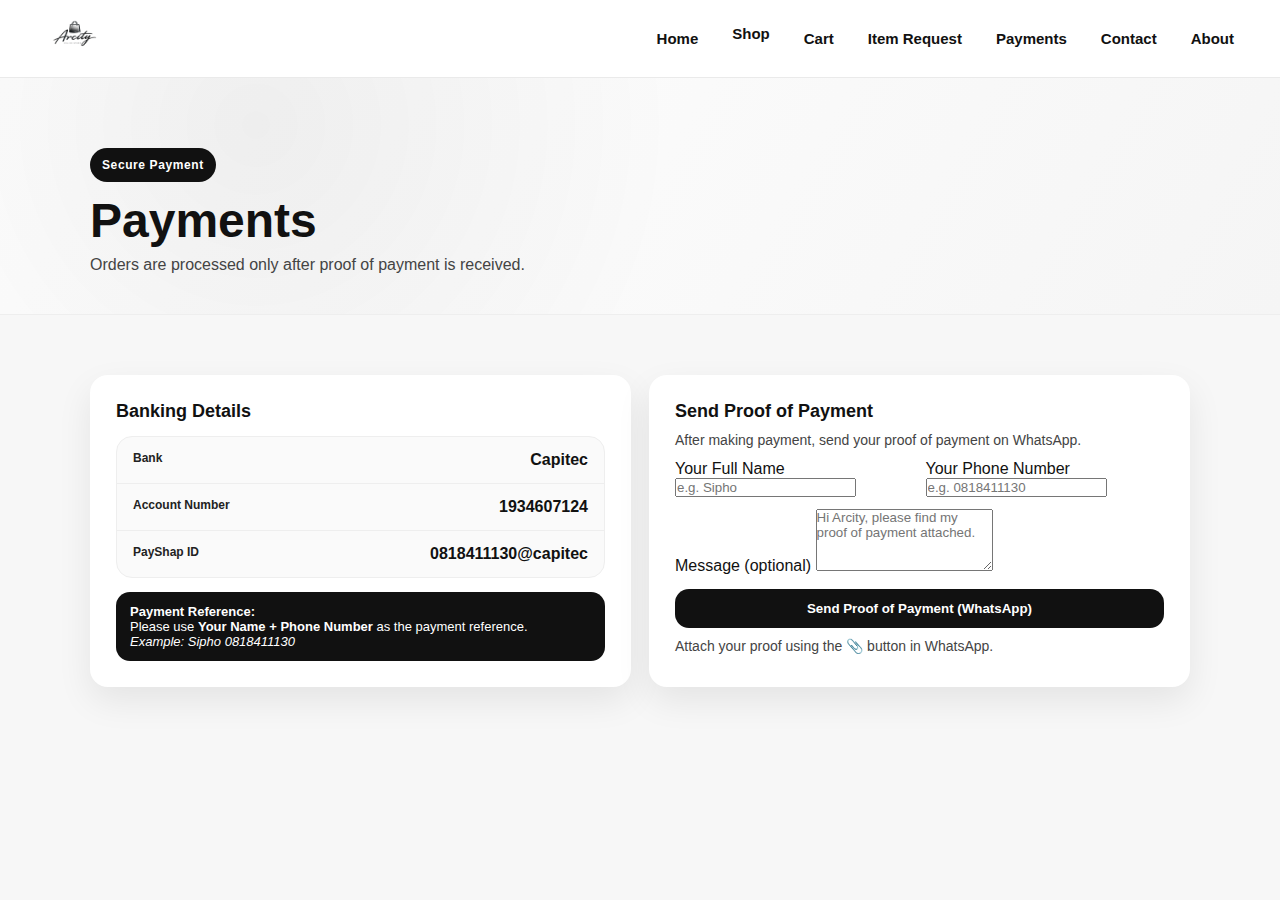
<file: payments.html>
<!DOCTYPE html>
<html lang="en">
<head>
  <meta charset="UTF-8" />
  <meta name="viewport" content="width=device-width, initial-scale=1.0" />
  <title>Payments | Arcity</title>
  <link rel="stylesheet" href="css/style.css" />
</head>
<body>

<header>
  <nav class="navbar">
    <div class="logo">
      <img src="images/logo.png" alt="Arcity Logo" />
    </div>

    <div class="hamburger" id="hamburger">
      <span></span><span></span><span></span>
    </div>

    <ul class="nav-links" id="nav-links">
      <li><a href="index.html">Home</a></li>

      <li class="dropdown">
        <a href="#">Shop</a>
        <ul class="dropdown-menu">
          <li><a href="nike.html">Nike</a></li>
          <li><a href="newbalance.html">New Balance</a></li>
          <li><a href="lacoste.html">Lacoste</a></li>
          <li><a href="adidas.html">Adidas</a></li>
          <li><a href="Extras.html">Extras</a></li>
          <li><a href="limited.html">Limited Editions</a></li>
        </ul>
      </li>

      <li><a href="cart.html">Cart <span id="cart-count" style="font-weight:800;"></span></a></li>
      <li><a href="request.html">Item Request</a></li>
      <li><a class="active-link" href="payments.html">Payments</a></li>
      <li><a href="contact.html">Contact</a></li>
      <li><a href="about.html">About</a></li>
    </ul>
  </nav>
</header>

<!-- HERO -->
<section class="payments-hero">
  <div class="payments-hero-inner">
    <span class="payments-chip">Secure Payment</span>
    <h1>Payments</h1>
    <p>Orders are processed only after proof of payment is received.</p>
  </div>
</section>

<section class="shop-page">
  <div class="payments-wrap">

    <!-- BANKING DETAILS -->
    <div class="product-card payments-card">
      <h2>Banking Details</h2>

      <div class="payments-details">
        <div class="pay-row">
          <span class="pay-label">Bank</span>
          <span class="pay-value">Capitec</span>
        </div>

        <div class="pay-row">
          <span class="pay-label">Account Number</span>
          <span class="pay-value">1934607124</span>
        </div>

        <div class="pay-row">
          <span class="pay-label">PayShap ID</span>
          <span class="pay-value">0818411130@capitec</span>
        </div>
      </div>

      <div class="payments-note">
        <strong>Payment Reference:</strong><br>
        Please use <b>Your Name + Phone Number</b> as the payment reference.<br>
        <i>Example: Sipho 0818411130</i>
      </div>
    </div>

    <!-- SEND PROOF -->
    <div class="product-card payments-card">
      <h2>Send Proof of Payment</h2>
      <p class="payments-sub">
        After making payment, send your proof of payment on WhatsApp.
      </p>

      <div class="request-grid" style="margin-top:12px;">
        <div>
          <label>Your Full Name</label>
          <input id="payerName" type="text" placeholder="e.g. Sipho" />
        </div>

        <div>
          <label>Your Phone Number</label>
          <input id="payerPhone" type="tel" placeholder="e.g. 0818411130" />
        </div>

        <div class="full">
          <label>Message (optional)</label>
          <textarea id="payerMsg" rows="4"
            placeholder="Hi Arcity, please find my proof of payment attached."></textarea>
        </div>
      </div>

      <button id="sendProofBtn" class="add-to-cart" style="margin-top:14px;">
        Send Proof of Payment (WhatsApp)
      </button>

      <p class="hint" style="margin-top:10px;">
        Attach your proof using the 📎 button in WhatsApp.
      </p>
    </div>

  </div>
</section>

<script src="js/main.js"></script>
<script src="js/cart.js"></script>
<script src="js/payments.js"></script>
</body>
</html>
</file>
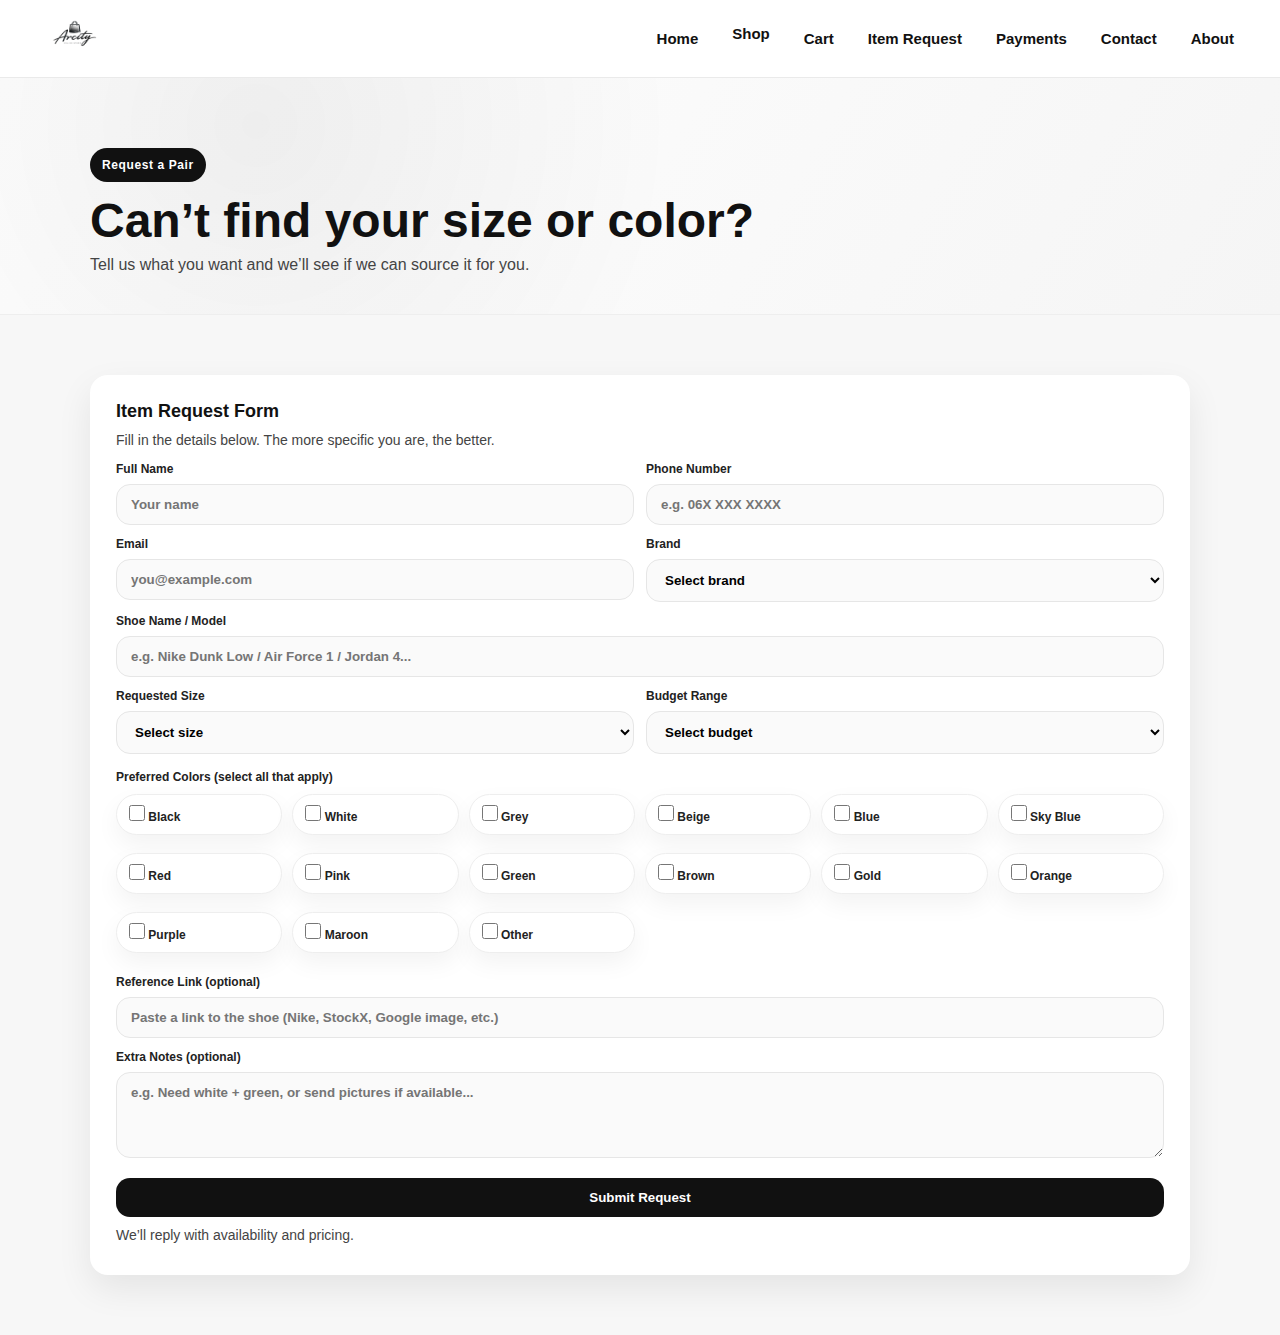
<file: request.html>
<!DOCTYPE html>
<html lang="en">
<head>
  <meta charset="UTF-8" />
  <meta name="viewport" content="width=device-width, initial-scale=1.0" />
  <title>Item Request | Arcity</title>
  <link rel="stylesheet" href="css/style.css" />
</head>
<body>

<header>
  <nav class="navbar">
    <div class="logo">
      <img src="images/logo.png" alt="Arcity Logo" />
    </div>

    <div class="hamburger" id="hamburger">
      <span></span><span></span><span></span>
    </div>

    <ul class="nav-links" id="nav-links">
      <li><a href="index.html">Home</a></li>

      <li class="dropdown">
        <a href="#">Shop</a>
        <ul class="dropdown-menu">
          <li><a href="nike.html">Nike</a></li>
          <li><a href="newbalance.html">New Balance</a></li>
          <li><a href="lacoste.html">Lacoste</a></li>
          <li><a href="adidas.html">Adidas</a></li>
          <li><a href="limited.html">Limited Editions</a></li>
        </ul>
      </li>

      <li><a href="cart.html">Cart <span id="cart-count" style="font-weight:800;"></span></a></li>
      <li><a class="active-link" href="request.html">Item Request</a></li>
      <li><a href="payments.html">Payments</a></li>
      <li><a href="contact.html">Contact</a></li>
      <li><a href="about.html">About</a></li>
    </ul>
  </nav>
</header>

<!-- HERO -->
<section class="request-hero">
  <div class="request-hero-inner">
    <span class="request-chip">Request a Pair</span>
    <h1>Can’t find your size or color?</h1>
    <p>Tell us what you want and we’ll see if we can source it for you.</p>
  </div>
</section>

<section class="shop-page">
  <div class="request-wrap">
    <div class="product-card request-card">
      <h2>Item Request Form</h2>
      <p class="request-sub">Fill in the details below. The more specific you are, the better.</p>

      <!-- ✅ Replace action with your Formspree endpoint -->
      <form id="requestForm" action="https://formspree.io/f/xnjvpknj" method="POST">

        <div class="request-grid">
          <div>
            <label>Full Name</label>
            <input name="name" type="text" required placeholder="Your name" />
          </div>

          <div>
            <label>Phone Number</label>
            <input name="phone" type="tel" required placeholder="e.g. 06X XXX XXXX" />
          </div>

          <div>
            <label>Email</label>
            <input name="email" type="email" required placeholder="you@example.com" />
          </div>

          <div>
            <label>Brand</label>
            <select name="brand" required>
              <option value="">Select brand</option>
              <option>Nike</option>
              <option>Adidas</option>
              <option>New Balance</option>
              <option>Lacoste</option>
              <option>Other</option>
            </select>
          </div>

          <div class="full">
            <label>Shoe Name / Model</label>
            <input name="shoe_model" type="text" required placeholder="e.g. Nike Dunk Low / Air Force 1 / Jordan 4..." />
          </div>

          <div>
            <label>Requested Size</label>
            <select name="size" required>
              <option value="">Select size</option>
              <option>3</option><option>4</option><option>5</option><option>6</option>
              <option>7</option><option>8</option><option>9</option>
            </select>
          </div>

          <div>
            <label>Budget Range</label>
            <select name="budget" required>
              <option value="">Select budget</option>
              <option>R1,000 – R1,500</option>
              <option>R1,500 – R2,000</option>
              <option>R2,000 – R2,500</option>
              <option>R2,500+</option>
            </select>
          </div>
        </div>

        <div class="request-colors">
          <label>Preferred Colors (select all that apply)</label>

          <div class="color-grid">
            <label class="color-pill"><input type="checkbox" name="colors" value="Black"> Black</label>
            <label class="color-pill"><input type="checkbox" name="colors" value="White"> White</label>
            <label class="color-pill"><input type="checkbox" name="colors" value="Grey"> Grey</label>
            <label class="color-pill"><input type="checkbox" name="colors" value="Beige"> Beige</label>
            <label class="color-pill"><input type="checkbox" name="colors" value="Blue"> Blue</label>
            <label class="color-pill"><input type="checkbox" name="colors" value="Sky Blue"> Sky Blue</label>
            <label class="color-pill"><input type="checkbox" name="colors" value="Red"> Red</label>
            <label class="color-pill"><input type="checkbox" name="colors" value="Pink"> Pink</label>
            <label class="color-pill"><input type="checkbox" name="colors" value="Green"> Green</label>
            <label class="color-pill"><input type="checkbox" name="colors" value="Brown"> Brown</label>
            <label class="color-pill"><input type="checkbox" name="colors" value="Gold"> Gold</label>
            <label class="color-pill"><input type="checkbox" name="colors" value="Orange"> Orange</label>
            <label class="color-pill"><input type="checkbox" name="colors" value="Purple"> Purple</label>
            <label class="color-pill"><input type="checkbox" name="colors" value="Maroon"> Maroon</label>
            <label class="color-pill"><input type="checkbox" id="otherColorChk" name="colors" value="Other"> Other</label>
          </div>

          <div id="otherColorWrap" class="other-color" style="display:none;">
            <label>Other Color (type it)</label>
            <input type="text" name="other_color" placeholder="e.g. Navy Blue / Silver / Cream..." />
          </div>
        </div>

        <div class="request-grid" style="margin-top:14px;">
          <div class="full">
            <label>Reference Link (optional)</label>
            <input name="reference_link" type="url" placeholder="Paste a link to the shoe (Nike, StockX, Google image, etc.)" />
          </div>

          <div class="full">
            <label>Extra Notes (optional)</label>
            <textarea name="notes" rows="4" placeholder="e.g. Need white + green, or send pictures if available..."></textarea>
          </div>
        </div>

        <!-- A clean summary that will show in the email -->
        <input type="hidden" name="request_summary" id="request_summary" />

        <button class="add-to-cart request-btn" type="submit">
          Submit Request
        </button>

        <p id="requestHint" class="hint" style="margin-top:10px;">
          We’ll reply with availability and pricing.
        </p>
      </form>
    </div>
  </div>
</section>

<script src="js/main.js"></script>
<script src="js/cart.js"></script>
<script src="js/request.js"></script>
</body>
</html>
</file>
<file: css/style.css>
* {
    margin: 0;
    padding: 0;
    box-sizing: border-box;
    font-family: "Segoe UI", sans-serif;
}

body {
    background: #f7f7f7;
    color: #111;
}

/* =========================
   NAVBAR (WHITE)
========================= */
header {
    background: #ffffff;
    position: sticky;
    top: 0;
    z-index: 1000;
    border-bottom: 1px solid #eaeaea;
}

.navbar {
    display: flex;
    justify-content: space-between;
    align-items: center;
    padding: 14px 40px;
}

.logo img {
    height: 45px;
}

/* NAV LINKS */
.nav-links {
    list-style: none;
    display: flex;
    gap: 22px;
    align-items: center;
}

.nav-links li {
    position: relative;
}

.nav-links a {
    color: #111;
    text-decoration: none;
    font-size: 15px;
    font-weight: 600;
    padding: 8px 6px;
    transition: 0.2s ease;
}

.nav-links a:hover {
    color: #666;
}

/* DROPDOWN */
.dropdown-menu {
    display: none;
    position: absolute;
    top: 45px;
    left: 0;
    background: #ffffff;
    list-style: none;
    min-width: 180px;
    border: 1px solid #eee;
    border-radius: 12px;
    overflow: hidden;
    box-shadow: 0 14px 30px rgba(0,0,0,0.08);
}

.dropdown-menu li a {
    display: block;
    padding: 12px 14px;
    color: #111;
    font-weight: 600;
}

.dropdown-menu li a:hover {
    background: #f5f5f5;
}

.dropdown:hover .dropdown-menu {
    display: block;
}

/* HAMBURGER */
.hamburger {
    display: none;
    flex-direction: column;
    cursor: pointer;
}

.hamburger span {
    background: #111;
    height: 3px;
    width: 26px;
    margin: 4px 0;
    border-radius: 20px;
}

/* =========================
   HERO SECTION (HOME)
========================= */
.hero {
    height: 85vh;
    background: linear-gradient(rgba(0,0,0,0.45), rgba(0,0,0,0.45)),
        url("../images/hero.png") center/cover no-repeat;
    display: flex;
    align-items: center;
    padding-left: 60px;
}

.hero-content {
    color: #fff;
    animation: fadeSlide 1.4s ease forwards;
    opacity: 0;
    max-width: 520px;
}

.hero-content h1 {
    font-size: 52px;
    line-height: 1.1;
}

.hero-content p {
    font-size: 18px;
    margin-top: 12px;
    color: #eee;
}

@keyframes fadeSlide {
    from { opacity: 0; transform: translateY(30px); }
    to { opacity: 1; transform: translateY(0); }
}

/* =========================
   FEATURED BRANDS (HOME)
========================= */
.brands {
    padding: 80px 40px;
    background: #fafafa;
    text-align: center;
}

.brands h2 {
    font-size: 36px;
    margin-bottom: 40px;
    color: #111;
}

.brand-grid {
    display: grid;
    grid-template-columns: repeat(auto-fit, minmax(180px, 1fr));
    gap: 28px;
    max-width: 1100px;
    margin: auto;
}

.brand-card {
    background: #fff;
    padding: 38px;
    border-radius: 16px;
    box-shadow: 0 12px 30px rgba(0,0,0,0.08);
    transition: 0.25s ease;
}

.brand-card img {
    max-width: 100%;
    height: 62px;
    object-fit: contain;
}

.brand-card:hover {
    transform: translateY(-8px);
}

/* =========================
   SHOP PAGE (NIKE)
========================= */
.shop-page {
    padding: 60px 40px;
}

.shop-page h1 {
    text-align: center;
    font-size: 40px;
    margin-bottom: 35px;
}

/* PRODUCT GRID */
.product-grid {
    max-width: 1200px;
    margin: auto;
    display: grid;
    grid-template-columns: repeat(auto-fit, minmax(260px, 1fr));
    gap: 24px;
}

/* PRODUCT CARD */
.product-card {
    background: #fff;
    border-radius: 18px;
    padding: 22px;
    box-shadow: 0 14px 35px rgba(0,0,0,0.08);
    transition: 0.25s ease;
}

.product-card:hover {
    transform: translateY(-6px);
}

.product-card h2 {
    font-size: 18px;
    margin-bottom: 10px;
}

.product-card p {
    font-size: 14px;
    color: #444;
    margin: 6px 0;
}

.price {
    font-weight: 800;
    color: #111;
    margin-top: 8px;
    font-size: 15px;
}

/* 4 IMAGE PLACEHOLDERS */
.product-images {
    margin-top: 14px;
    display: grid;
    grid-template-columns: repeat(2, 1fr);
    gap: 10px;
}

.product-images img {
    width: 100%;
    height: 120px;
    object-fit: cover;
    border-radius: 12px;
    background: #f1f1f1;
    border: 1px solid #eee;
}

/* COLOR OPTIONS (if you add later) */
.color-options {
    margin-top: 14px;
    display: flex;
    flex-wrap: wrap;
    gap: 8px;
}

.color-pill {
    padding: 8px 12px;
    border-radius: 999px;
    border: 1px solid #e6e6e6;
    background: #fafafa;
    font-size: 12px;
    font-weight: 700;
    cursor: pointer;
    transition: 0.2s ease;
}

.color-pill:hover {
    background: #f0f0f0;
}

/* ADD TO CART BUTTON (if you add in HTML) */
.add-to-cart {
    width: 100%;
    margin-top: 16px;
    padding: 12px 14px;
    border: none;
    border-radius: 14px;
    background: #111;
    color: #fff;
    font-weight: 800;
    cursor: pointer;
    transition: 0.2s ease;
}

.add-to-cart:hover {
    background: #333;
}

/* =========================
   MOBILE RESPONSIVE
========================= */
@media (max-width: 900px) {
    .navbar {
        padding: 14px 18px;
    }

    .hamburger {
        display: flex;
    }

    .nav-links {
        position: absolute;
        top: 70px;
        right: 0;
        width: 100%;
        background: #ffffff;
        flex-direction: column;
        display: none;
        border-bottom: 1px solid #eaeaea;
        padding: 10px 0;
    }

    .nav-links.active {
        display: flex;
    }

    .nav-links li {
        width: 100%;
        text-align: center;
        padding: 10px 0;
    }

    .dropdown-menu {
        position: static;
        min-width: auto;
        border: none;
        box-shadow: none;
        margin-top: 8px;
    }

    .hero {
        padding: 22px;
        height: 70vh;
    }

    .hero-content h1 {
        font-size: 38px;
    }

    .shop-page {
        padding: 40px 18px;
    }
}
/* SIZE PICKER */
.pickers {
  margin-top: 12px;
  display: flex;
  gap: 10px;
  align-items: center;
}

.pickers label {
  font-size: 12px;
  font-weight: 800;
  color: #333;
}

.size-select {
  width: 100%;
  max-width: 180px;
  padding: 10px 12px;
  border-radius: 12px;
  border: 1px solid #e6e6e6;
  background: #fafafa;
  font-weight: 700;
  outline: none;
}

.hint {
  margin-top: 10px;
  color: #666;
  font-size: 12px;
}
/* =========================
   LIMITED EDITIONS LOOK
========================= */
.limited-hero {
  background: radial-gradient(circle at 20% 20%, rgba(255,255,255,0.08), transparent 50%),
              radial-gradient(circle at 80% 0%, rgba(255,255,255,0.06), transparent 45%),
              linear-gradient(120deg, #0b0b0f, #111118);
  color: #fff;
  padding: 70px 18px 40px;
}

.limited-hero-inner {
  max-width: 1200px;
  margin: 0 auto;
}

.limited-chip {
  display: inline-block;
  font-weight: 900;
  letter-spacing: 0.6px;
  font-size: 12px;
  padding: 10px 12px;
  border-radius: 999px;
  background: rgba(255,255,255,0.08);
  border: 1px solid rgba(255,255,255,0.12);
}

.limited-hero h1 {
  margin-top: 14px;
  font-size: 54px;
  line-height: 1.05;
}

.limited-hero p {
  margin-top: 10px;
  color: rgba(255,255,255,0.78);
  max-width: 620px;
}

.limited-controls {
  margin-top: 22px;
  display: flex;
  gap: 14px;
  flex-wrap: wrap;
  align-items: center;
}

.limited-search {
  flex: 1;
  min-width: 240px;
  padding: 12px 14px;
  border-radius: 14px;
  border: 1px solid rgba(255,255,255,0.14);
  background: rgba(255,255,255,0.06);
  color: #fff;
  outline: none;
}

.limited-search::placeholder {
  color: rgba(255,255,255,0.55);
}

.limited-filters {
  display: flex;
  gap: 10px;
}

.filter-btn {
  padding: 10px 12px;
  border-radius: 999px;
  border: 1px solid rgba(255,255,255,0.14);
  background: rgba(255,255,255,0.06);
  color: #fff;
  font-weight: 800;
  cursor: pointer;
}

.filter-btn.active {
  background: #fff;
  color: #111;
  border-color: #fff;
}

.limited-page {
  background: #0f0f14;
}

.limited-page .product-grid {
  margin-top: 18px;
}

.limited-card {
  background: rgba(255,255,255,0.06);
  border: 1px solid rgba(255,255,255,0.10);
  box-shadow: 0 18px 50px rgba(0,0,0,0.45);
  color: #fff;
  position: relative;
  overflow: hidden;
}

.limited-card h2 {
  color: #fff;
}

.limited-card p {
  color: rgba(255,255,255,0.78);
}

.limited-card .price {
  color: #fff;
}

.limited-badge {
  position: absolute;
  top: 14px;
  right: 14px;
  font-weight: 900;
  font-size: 11px;
  letter-spacing: 0.8px;
  padding: 8px 10px;
  border-radius: 999px;
  background: rgba(255, 98, 0, 0.18);
  border: 1px solid rgba(255, 98, 0, 0.32);
}

.limited-card .product-images {
  grid-template-columns: 1fr; /* one big image for limited drop */
}

.limited-card .product-images img {
  height: 220px;
  border: 1px solid rgba(255,255,255,0.12);
  background: rgba(255,255,255,0.06);
}

.limited-card .product-images img:hover {
  transform: scale(1.03);
}

.limited-card .size-select {
  background: rgba(255,255,255,0.06);
  border: 1px solid rgba(255,255,255,0.14);
  color: #fff;
}

.limited-card .size-select option {
  color: #111;
}

.limited-card .hint {
  color: rgba(255,255,255,0.62);
}

/* Mobile hero text sizing */
@media (max-width: 900px) {
  .limited-hero h1 { font-size: 40px; }
}
.dropdown-menu {
  top: 100%;        /* was 45px */
  left: 0;
  margin-top: 0;    /* important */
}
.dropdown {
  padding-bottom: 10px; /* creates invisible hover area */
}
.dropdown:hover .dropdown-menu,
.dropdown-menu:hover {
  display: block;
}
.dropdown-menu.open {
  display: block;
}
/* =========================
   ITEM REQUEST PAGE
========================= */
.request-hero {
  background: radial-gradient(circle at 20% 20%, rgba(0,0,0,0.06), transparent 40%),
              linear-gradient(120deg, #ffffff, #f5f5f5);
  padding: 70px 18px 40px;
  border-bottom: 1px solid #eee;
}

.request-hero-inner {
  max-width: 1100px;
  margin: 0 auto;
}

.request-chip {
  display: inline-block;
  font-weight: 900;
  letter-spacing: 0.6px;
  font-size: 12px;
  padding: 10px 12px;
  border-radius: 999px;
  background: #111;
  color: #fff;
}

.request-hero h1 {
  margin-top: 14px;
  font-size: 48px;
  line-height: 1.05;
}

.request-hero p {
  margin-top: 10px;
  color: #444;
  max-width: 620px;
}

.request-wrap {
  max-width: 1100px;
  margin: 0 auto;
}

.request-card {
  padding: 26px;
  border-radius: 18px;
}

.request-sub {
  margin-top: 8px;
  color: #666;
}

.request-grid {
  display: grid;
  grid-template-columns: repeat(2, minmax(0, 1fr));
  gap: 12px;
  margin-top: 14px;
}

.request-grid .full {
  grid-column: 1 / -1;
}

.request-card label {
  display: block;
  font-weight: 900;
  font-size: 12px;
  margin-bottom: 8px;
  color: #222;
}

.request-card input,
.request-card select,
.request-card textarea {
  width: 100%;
  padding: 12px 14px;
  border-radius: 14px;
  border: 1px solid #e6e6e6;
  background: #fafafa;
  outline: none;
  font-weight: 650;
}

.request-card textarea {
  resize: vertical;
}

.request-colors {
  margin-top: 16px;
}

.color-grid {
  display: grid;
  grid-template-columns: repeat(auto-fit, minmax(150px, 1fr));
  gap: 10px;
  margin-top: 10px;
}

.color-pill {
  background: #fff;
  border: 1px solid #eee;
  border-radius: 999px;
  padding: 10px 12px;
  display: flex;
  align-items: center;
  gap: 10px;
  box-shadow: 0 10px 25px rgba(0,0,0,0.05);
  cursor: pointer;
  font-weight: 750;
  color: #111;
}

.color-pill input {
  width: 16px;
  height: 16px;
}

.other-color {
  margin-top: 12px;
}

.request-btn {
  margin-top: 16px;
}

.active-link {
  font-weight: 900;
}

/* Mobile */
@media (max-width: 900px) {
  .request-hero h1 { font-size: 38px; }
  .request-grid { grid-template-columns: 1fr; }
  .request-grid .full { grid-column: auto; }
}
/* =========================
   PAYMENTS PAGE
========================= */
.payments-hero {
  background: radial-gradient(circle at 20% 20%, rgba(0,0,0,0.06), transparent 40%),
              linear-gradient(120deg, #ffffff, #f5f5f5);
  padding: 70px 18px 40px;
  border-bottom: 1px solid #eee;
}

.payments-hero-inner {
  max-width: 1100px;
  margin: 0 auto;
}

.payments-chip {
  display: inline-block;
  font-weight: 900;
  letter-spacing: 0.6px;
  font-size: 12px;
  padding: 10px 12px;
  border-radius: 999px;
  background: #111;
  color: #fff;
}

.payments-hero h1 {
  margin-top: 14px;
  font-size: 48px;
  line-height: 1.05;
}

.payments-hero p {
  margin-top: 10px;
  color: #444;
  max-width: 720px;
}

.payments-wrap {
  max-width: 1100px;
  margin: 0 auto;
  display: grid;
  grid-template-columns: repeat(2, minmax(0, 1fr));
  gap: 18px;
}

.payments-card {
  padding: 26px;
  border-radius: 18px;
}

.payments-sub {
  margin-top: 8px;
  color: #666;
}

.payments-details {
  margin-top: 14px;
  border: 1px solid #eee;
  border-radius: 16px;
  overflow: hidden;
  background: #fafafa;
}

.pay-row {
  display: flex;
  justify-content: space-between;
  gap: 12px;
  padding: 14px 16px;
  border-bottom: 1px solid #eee;
}

.pay-row:last-child {
  border-bottom: none;
}

.pay-label {
  font-weight: 900;
  font-size: 12px;
  color: #222;
}

.pay-value {
  font-weight: 800;
  color: #111;
}

.payments-actions {
  display: flex;
  gap: 10px;
  flex-wrap: wrap;
  margin-top: 12px;
}

.copy-btn {
  padding: 10px 12px;
  border-radius: 999px;
  border: 1px solid #e6e6e6;
  background: #fff;
  font-weight: 900;
  cursor: pointer;
}

.copy-btn:hover {
  background: #f3f3f3;
}

.payments-note {
  margin-top: 14px;
  padding: 12px 14px;
  border-radius: 14px;
  background: #111;
  color: #fff;
  font-size: 13px;
}

/* Mobile */
@media (max-width: 900px) {
  .payments-hero h1 { font-size: 38px; }
  .payments-wrap { grid-template-columns: 1fr; }
}
/* =========================
   ABOUT PAGE
========================= */
.about-hero {
  background: radial-gradient(circle at 20% 20%, rgba(0,0,0,0.06), transparent 40%),
              linear-gradient(120deg, #ffffff, #f4f4f4);
  padding: 70px 18px 40px;
  border-bottom: 1px solid #eee;
}

.about-hero-inner {
  max-width: 1100px;
  margin: 0 auto;
}

.about-chip {
  display: inline-block;
  font-weight: 900;
  font-size: 12px;
  letter-spacing: 0.6px;
  padding: 10px 12px;
  border-radius: 999px;
  background: #111;
  color: #fff;
}

.about-hero h1 {
  margin-top: 14px;
  font-size: 48px;
  line-height: 1.05;
}

.about-hero p {
  margin-top: 10px;
  color: #444;
  max-width: 700px;
}

.about-wrap {
  max-width: 1100px;
  margin: 0 auto;
  display: grid;
  gap: 18px;
}

.about-card {
  padding: 26px;
  border-radius: 18px;
}

.about-card p {
  margin-top: 10px;
  color: #555;
  line-height: 1.6;
}

.about-list {
  margin-top: 12px;
  padding-left: 18px;
  color: #555;
}

.about-list li {
  margin-bottom: 8px;
  font-weight: 600;
}

.about-steps {
  margin-top: 12px;
  padding-left: 18px;
  color: #555;
}

.about-steps li {
  margin-bottom: 10px;
  font-weight: 600;
}

.about-grid {
  margin-top: 14px;
  display: grid;
  grid-template-columns: repeat(auto-fit, minmax(220px, 1fr));
  gap: 14px;
}

.about-box {
  background: #fafafa;
  border: 1px solid #eee;
  border-radius: 16px;
  padding: 18px;
}

.about-box h3 {
  margin-bottom: 6px;
  font-size: 16px;
}

.about-box p {
  font-size: 14px;
  color: #555;
}

/* Mobile */
@media (max-width: 900px) {
  .about-hero h1 { font-size: 38px; }
}
</file>
